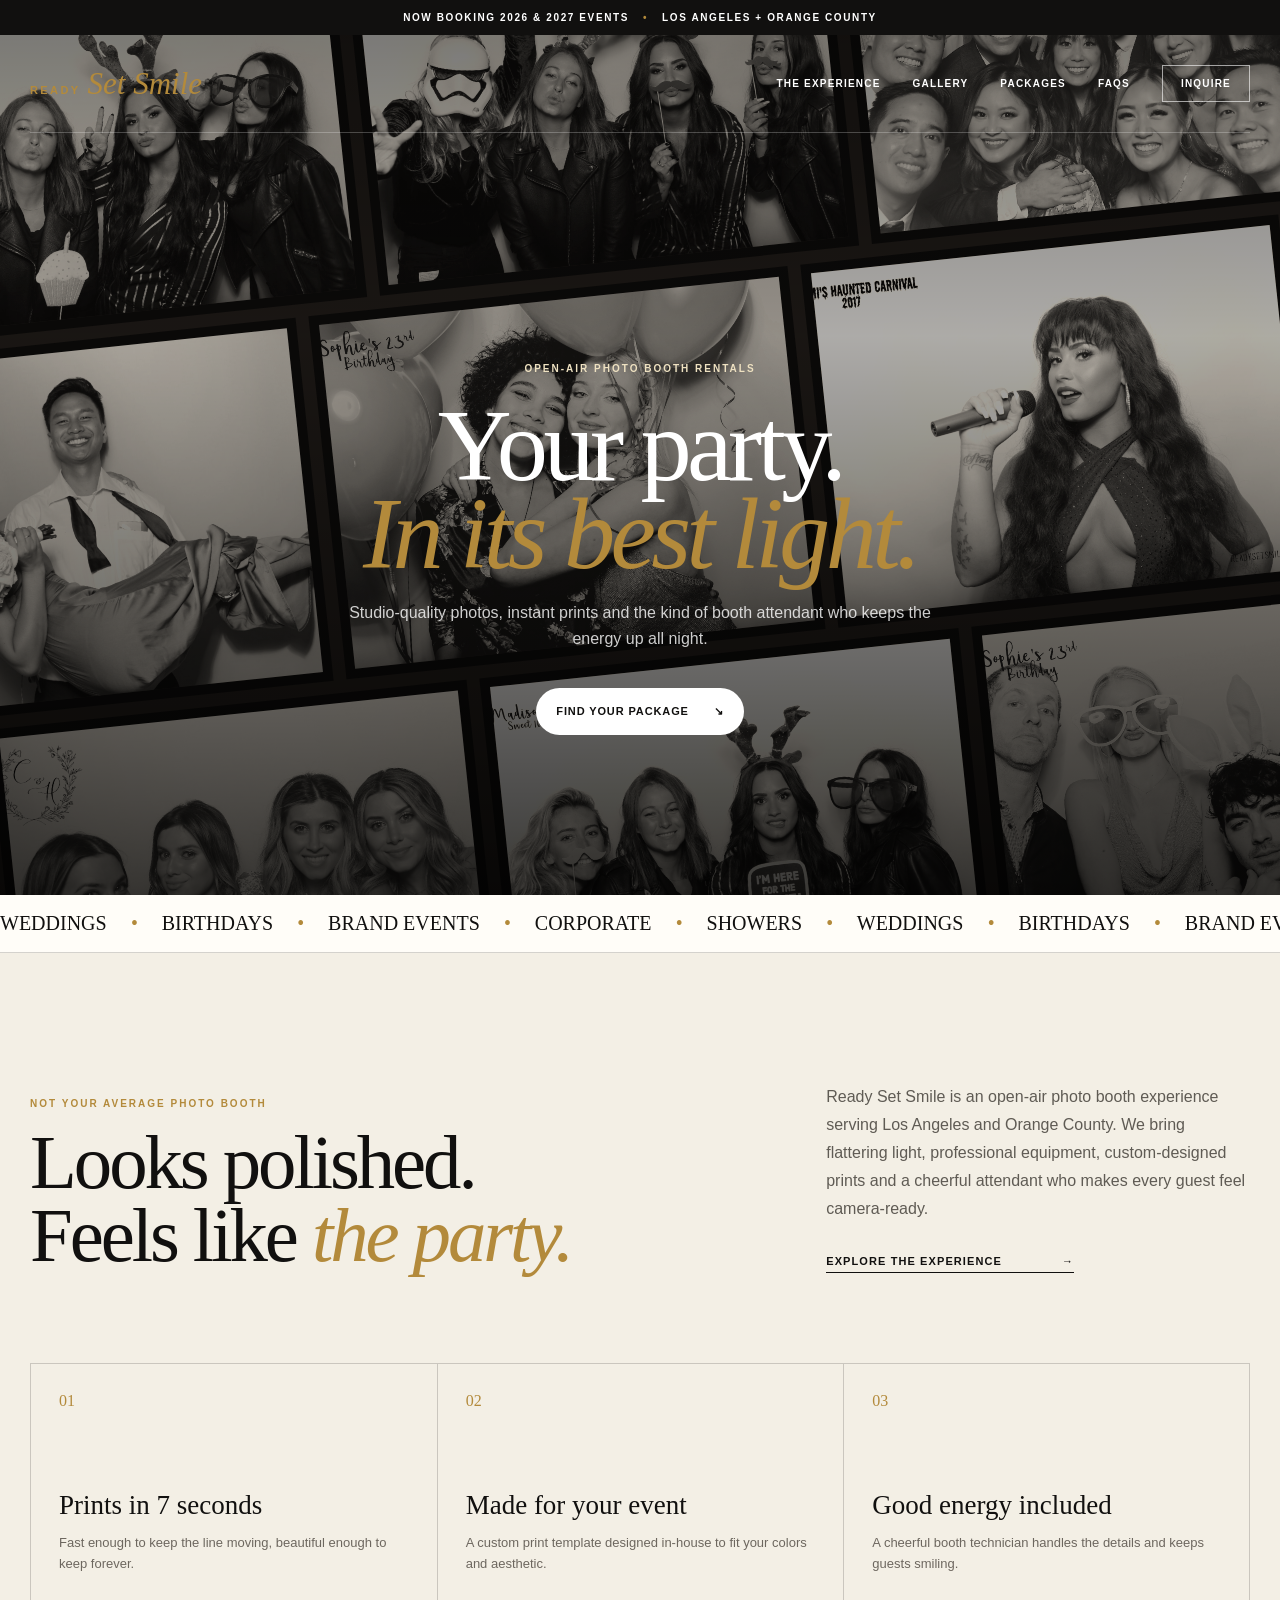
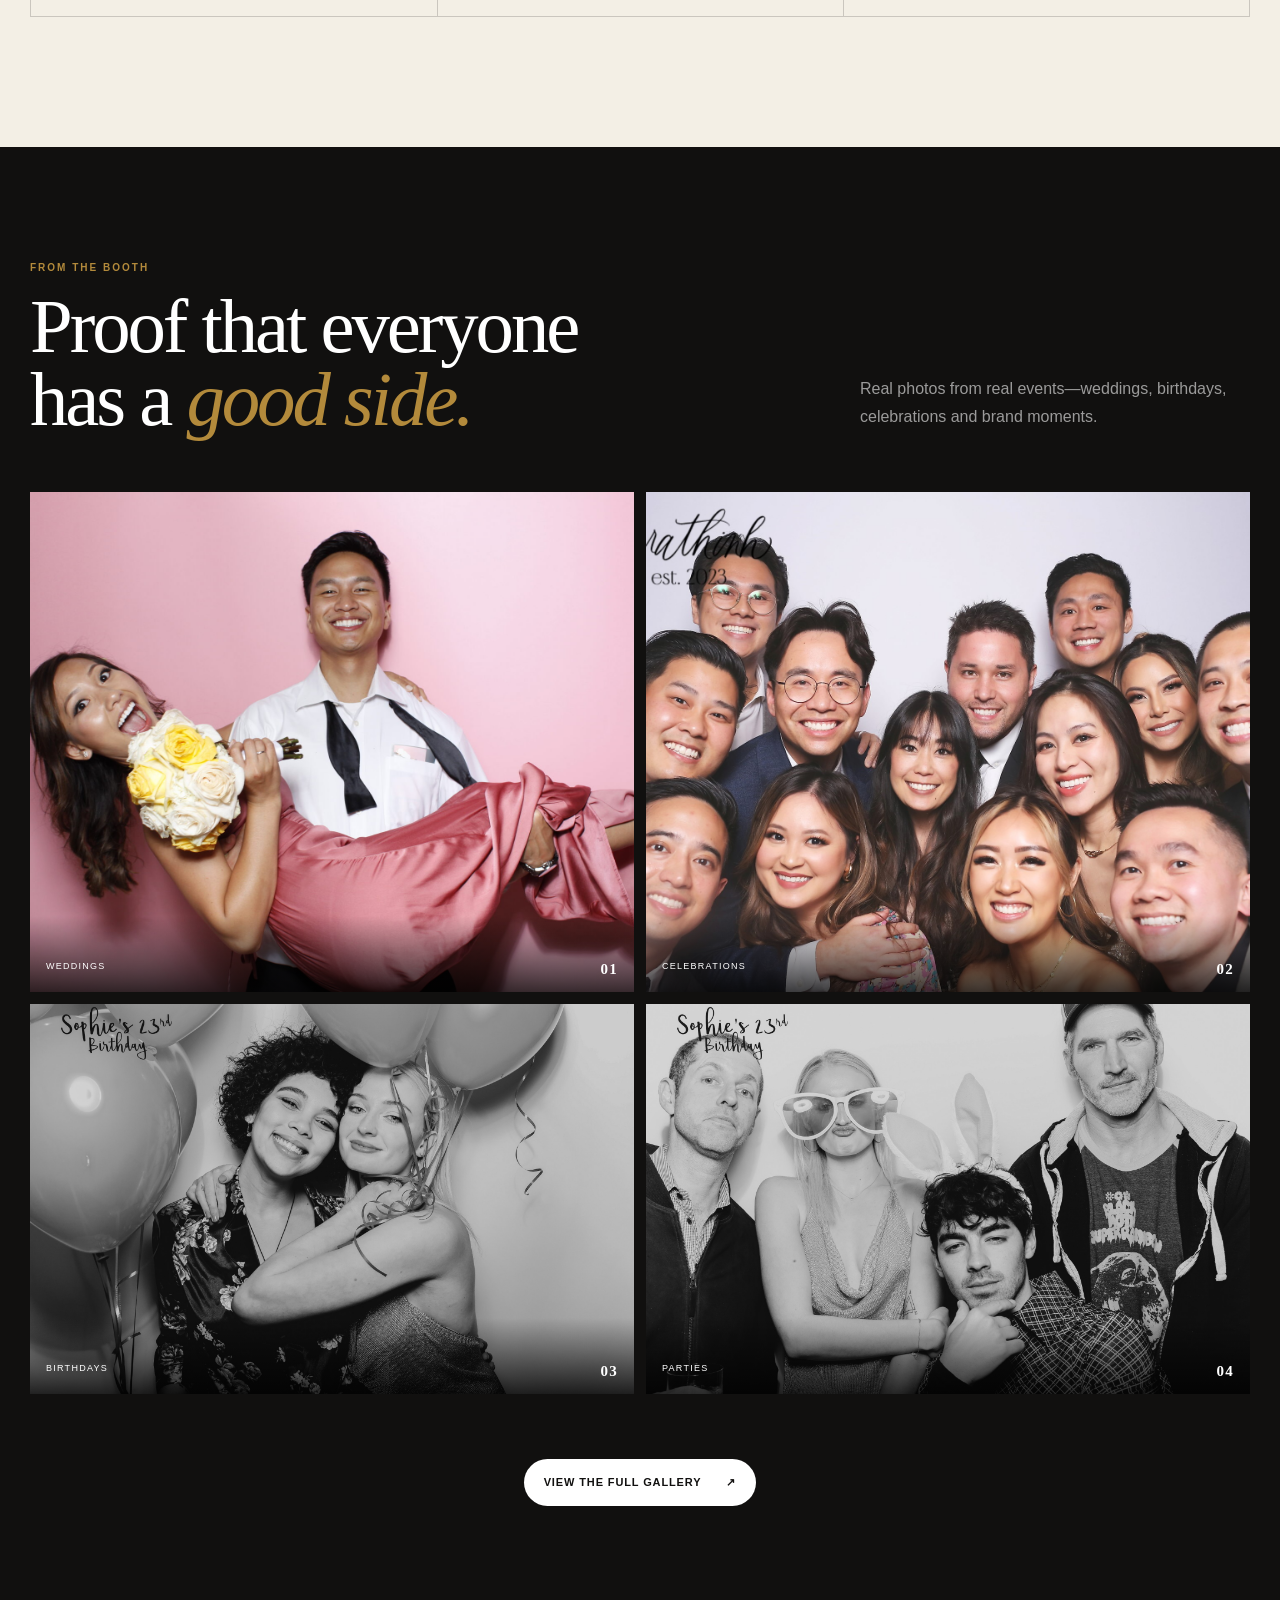
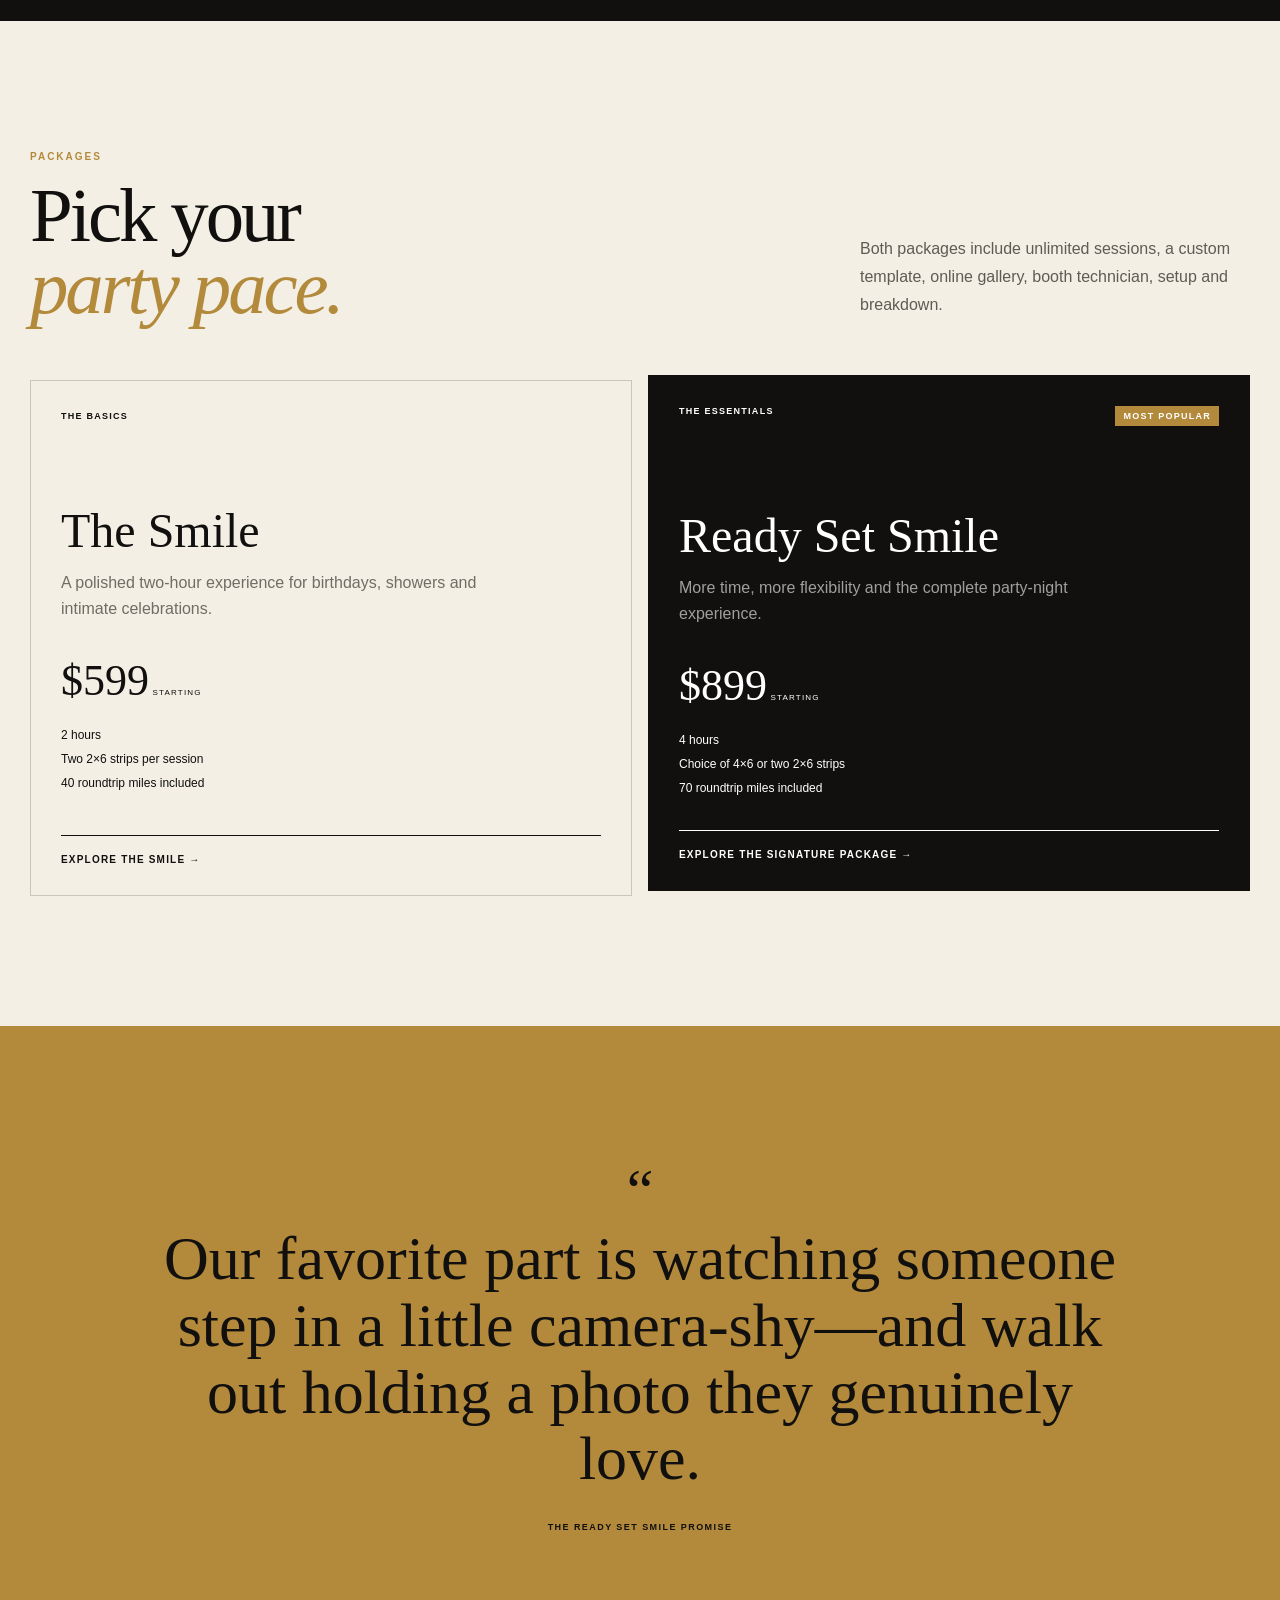
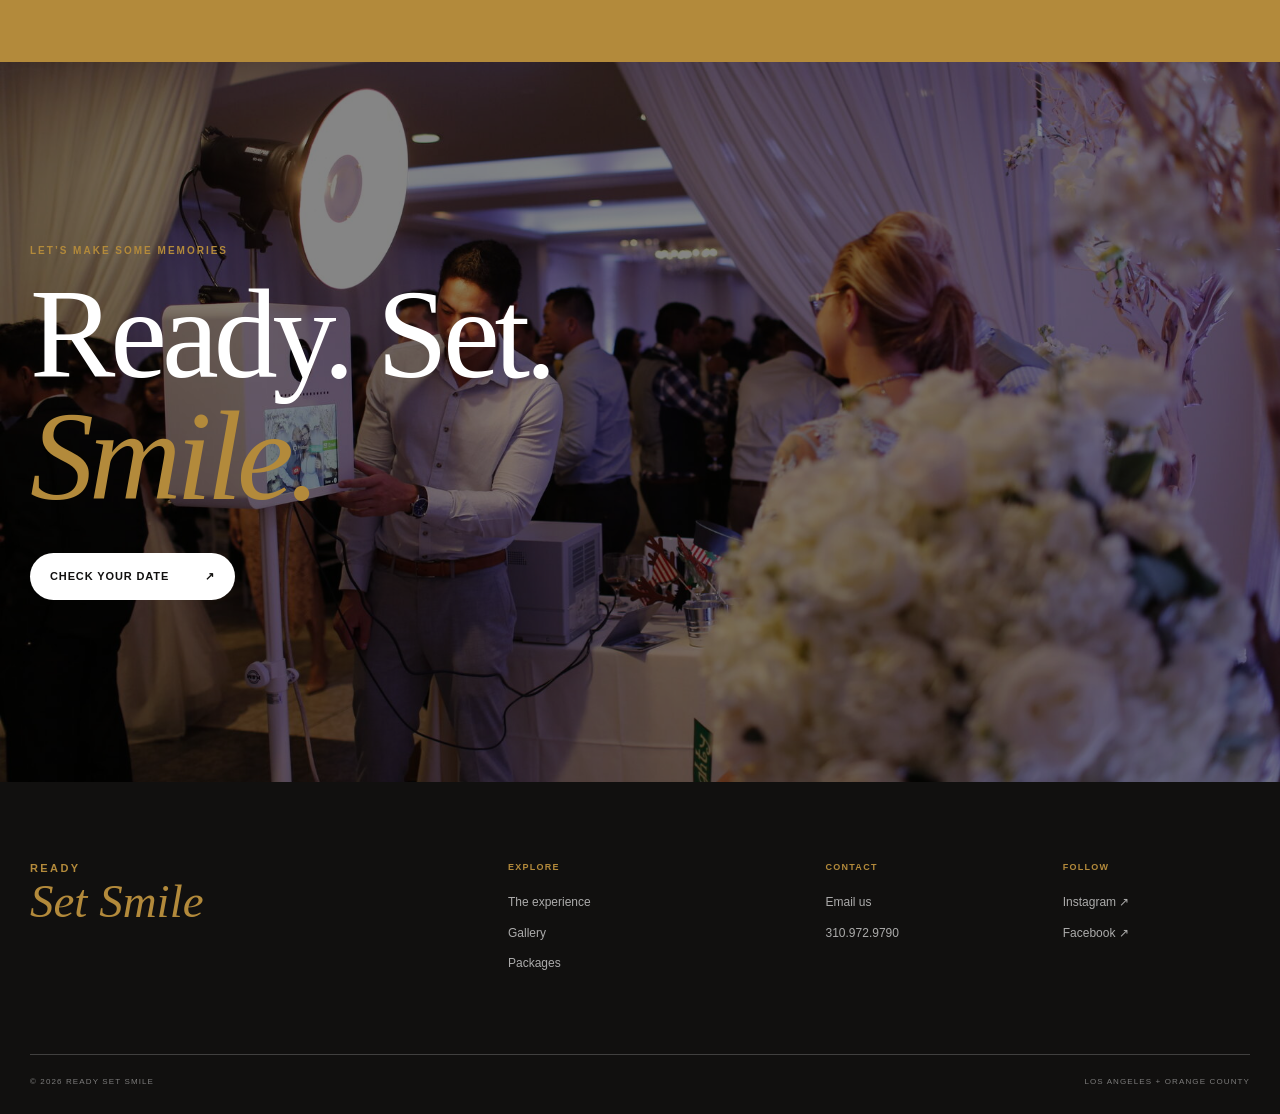
<file: index.html>
<!DOCTYPE html>
<html lang="en">
<head>
  <meta charset="utf-8">
  <meta name="viewport" content="width=device-width, initial-scale=1">
  <meta name="theme-color" content="#11100f">
  <meta name="description" content="Open-air photo booth rentals for weddings, parties, and events across Los Angeles and Orange County.">
  <title>Ready Set Smile | Los Angeles Photo Booth Rentals</title>
  <link rel="canonical" href="https://readysetsmilebooth.com/">
  <link rel="icon" href="/favicon.svg" type="image/svg+xml">
  <link rel="stylesheet" href="/site.css">
  <script defer src="/site.js"></script>
</head>
<body>
<main id="top">
  <div class="announcement">NOW BOOKING 2026 &amp; 2027 EVENTS <span>•</span> LOS ANGELES + ORANGE COUNTY</div>
  <header class="hero">
    <nav class="nav shell" aria-label="Primary navigation">
      <a class="logo" href="/" aria-label="Ready Set Smile home"><span>Ready</span><em>Set Smile</em></a>
      <button class="menu-button" type="button" aria-label="Toggle menu" aria-expanded="false"><span></span><span></span></button>
      <div class="nav-links">
        <a href="/experience/">The experience</a><a href="/gallery/">Gallery</a><a href="/packages/">Packages</a><a href="/experience/#faqs">FAQs</a><a class="nav-cta" href="/contact/">Inquire</a>
      </div>
    </nav>
    <div class="hero-collage" aria-hidden="true">
      <div class="photo-strip strip-one"><img src="/images/project2.jpg" alt=""><img src="/images/project4.jpg" alt=""><img src="/images/project6.jpg" alt=""></div>
      <div class="photo-strip strip-two"><img src="/images/project3.jpg" alt=""><img src="/images/project1.jpg" alt=""><img src="/images/project5.jpg" alt=""></div>
      <div class="photo-strip strip-three"><img src="/images/project7.jpg" alt=""><img src="/images/project8.jpg" alt=""><img src="/images/project9.jpg" alt=""></div>
    </div>
    <div class="hero-shade"></div>
    <div class="hero-content shell">
      <p class="kicker">OPEN-AIR PHOTO BOOTH RENTALS</p>
      <h1>Your party.<br><em>In its best light.</em></h1>
      <p>Studio-quality photos, instant prints and the kind of booth attendant who keeps the energy up all night.</p>
      <a class="button light" href="/packages/">Find your package <span>↘</span></a>
    </div>
  </header>

  <div class="ticker"><div>WEDDINGS <i>•</i> BIRTHDAYS <i>•</i> BRAND EVENTS <i>•</i> CORPORATE <i>•</i> SHOWERS <i>•</i> WEDDINGS <i>•</i> BIRTHDAYS <i>•</i> BRAND EVENTS <i>•</i></div></div>

  <section class="intro shell">
    <div class="intro-copy"><p class="eyebrow">NOT YOUR AVERAGE PHOTO BOOTH</p><h2>Looks polished.<br>Feels like <em>the party.</em></h2></div>
    <div class="intro-side"><p>Ready Set Smile is an open-air photo booth experience serving Los Angeles and Orange County. We bring flattering light, professional equipment, custom-designed prints and a cheerful attendant who makes every guest feel camera-ready.</p><a class="underlink" href="/experience/">Explore the experience <span>→</span></a></div>
  </section>

  <section class="feature-grid shell">
    <article><span>01</span><h3>Prints in 7 seconds</h3><p>Fast enough to keep the line moving, beautiful enough to keep forever.</p></article>
    <article><span>02</span><h3>Made for your event</h3><p>A custom print template designed in-house to fit your colors and aesthetic.</p></article>
    <article><span>03</span><h3>Good energy included</h3><p>A cheerful booth technician handles the details and keeps guests smiling.</p></article>
  </section>

  <section class="gallery-section home-gallery">
    <div class="section-head shell"><div><p class="eyebrow">FROM THE BOOTH</p><h2>Proof that everyone<br>has a <em>good side.</em></h2></div><p>Real photos from real events—weddings, birthdays, celebrations and brand moments.</p></div>
    <div class="gallery-grid">
      <figure class="gallery-item item-1"><img src="/images/project3.jpg" alt="Guests posing together at a Ready Set Smile event"><figcaption><span>WEDDINGS</span><b>01</b></figcaption></figure>
      <figure class="gallery-item item-2"><img src="/images/project6.jpg" alt="A large group smiling together in the photo booth"><figcaption><span>CELEBRATIONS</span><b>02</b></figcaption></figure>
      <figure class="gallery-item item-3"><img src="/images/project1.jpg" alt="Birthday guests posing with balloons"><figcaption><span>BIRTHDAYS</span><b>03</b></figcaption></figure>
      <figure class="gallery-item item-4"><img src="/images/project9.jpg" alt="Friends posing together in the photo booth"><figcaption><span>PARTIES</span><b>04</b></figcaption></figure>
    </div>
    <div class="gallery-footer"><a class="button light" href="/gallery/">View the full gallery <span>↗</span></a></div>
  </section>

  <section class="home-package-intro shell">
    <div class="section-head"><div><p class="eyebrow">PACKAGES</p><h2>Pick your<br><em>party pace.</em></h2></div><p>Both packages include unlimited sessions, a custom template, online gallery, booth technician, setup and breakdown.</p></div>
    <div class="package-grid">
      <a class="package-card" href="/packages/?package=smile#quote"><div class="package-top"><span>THE BASICS</span></div><h3>The Smile</h3><p>A polished two-hour experience for birthdays, showers and intimate celebrations.</p><strong>$599<small> STARTING</small></strong><ul><li>2 hours</li><li>Two 2×6 strips per session</li><li>40 roundtrip miles included</li></ul><span class="select-label">Explore The Smile →</span></a>
      <a class="package-card selected" href="/packages/?package=signature#quote"><div class="package-top"><span>THE ESSENTIALS</span><b>MOST POPULAR</b></div><h3>Ready Set Smile</h3><p>More time, more flexibility and the complete party-night experience.</p><strong>$899<small> STARTING</small></strong><ul><li>4 hours</li><li>Choice of 4×6 or two 2×6 strips</li><li>70 roundtrip miles included</li></ul><span class="select-label">Explore the signature package →</span></a>
    </div>
  </section>

  <section class="testimonial"><div class="shell"><span class="quote-mark">“</span><blockquote>Our favorite part is watching someone step in a little camera-shy—and walk out holding a photo they genuinely love.</blockquote><p>THE READY SET SMILE PROMISE</p></div></section>

  <section class="final-cta"><img src="/images/hero.jpg" alt="Ready Set Smile photo booth operating at an elegant event"><div class="final-shade"></div><div class="shell"><p class="eyebrow">LET’S MAKE SOME MEMORIES</p><h2>Ready. Set.<br><em>Smile.</em></h2><a class="button light" href="/contact/">Check your date <span>↗</span></a></div></section>

  <footer><div class="shell footer-grid"><a class="logo footer-logo" href="/"><span>Ready</span><em>Set Smile</em></a><div><span>EXPLORE</span><a href="/experience/">The experience</a><a href="/gallery/">Gallery</a><a href="/packages/">Packages</a></div><div><span>CONTACT</span><a href="mailto:info@readysetsmilebooth.com">Email us</a><a href="tel:+13109729790">310.972.9790</a></div><div><span>FOLLOW</span><a href="https://www.instagram.com/readysetsmilebooth/" target="_blank" rel="noreferrer">Instagram ↗</a><a href="https://www.facebook.com/Readysetsmile/" target="_blank" rel="noreferrer">Facebook ↗</a></div></div><div class="shell footer-bottom"><span>© 2026 READY SET SMILE</span><span>LOS ANGELES + ORANGE COUNTY</span></div></footer>
</main>
<a class="mobile-inquiry" href="/contact/">Check your date →</a>
</body>
</html>
</file>
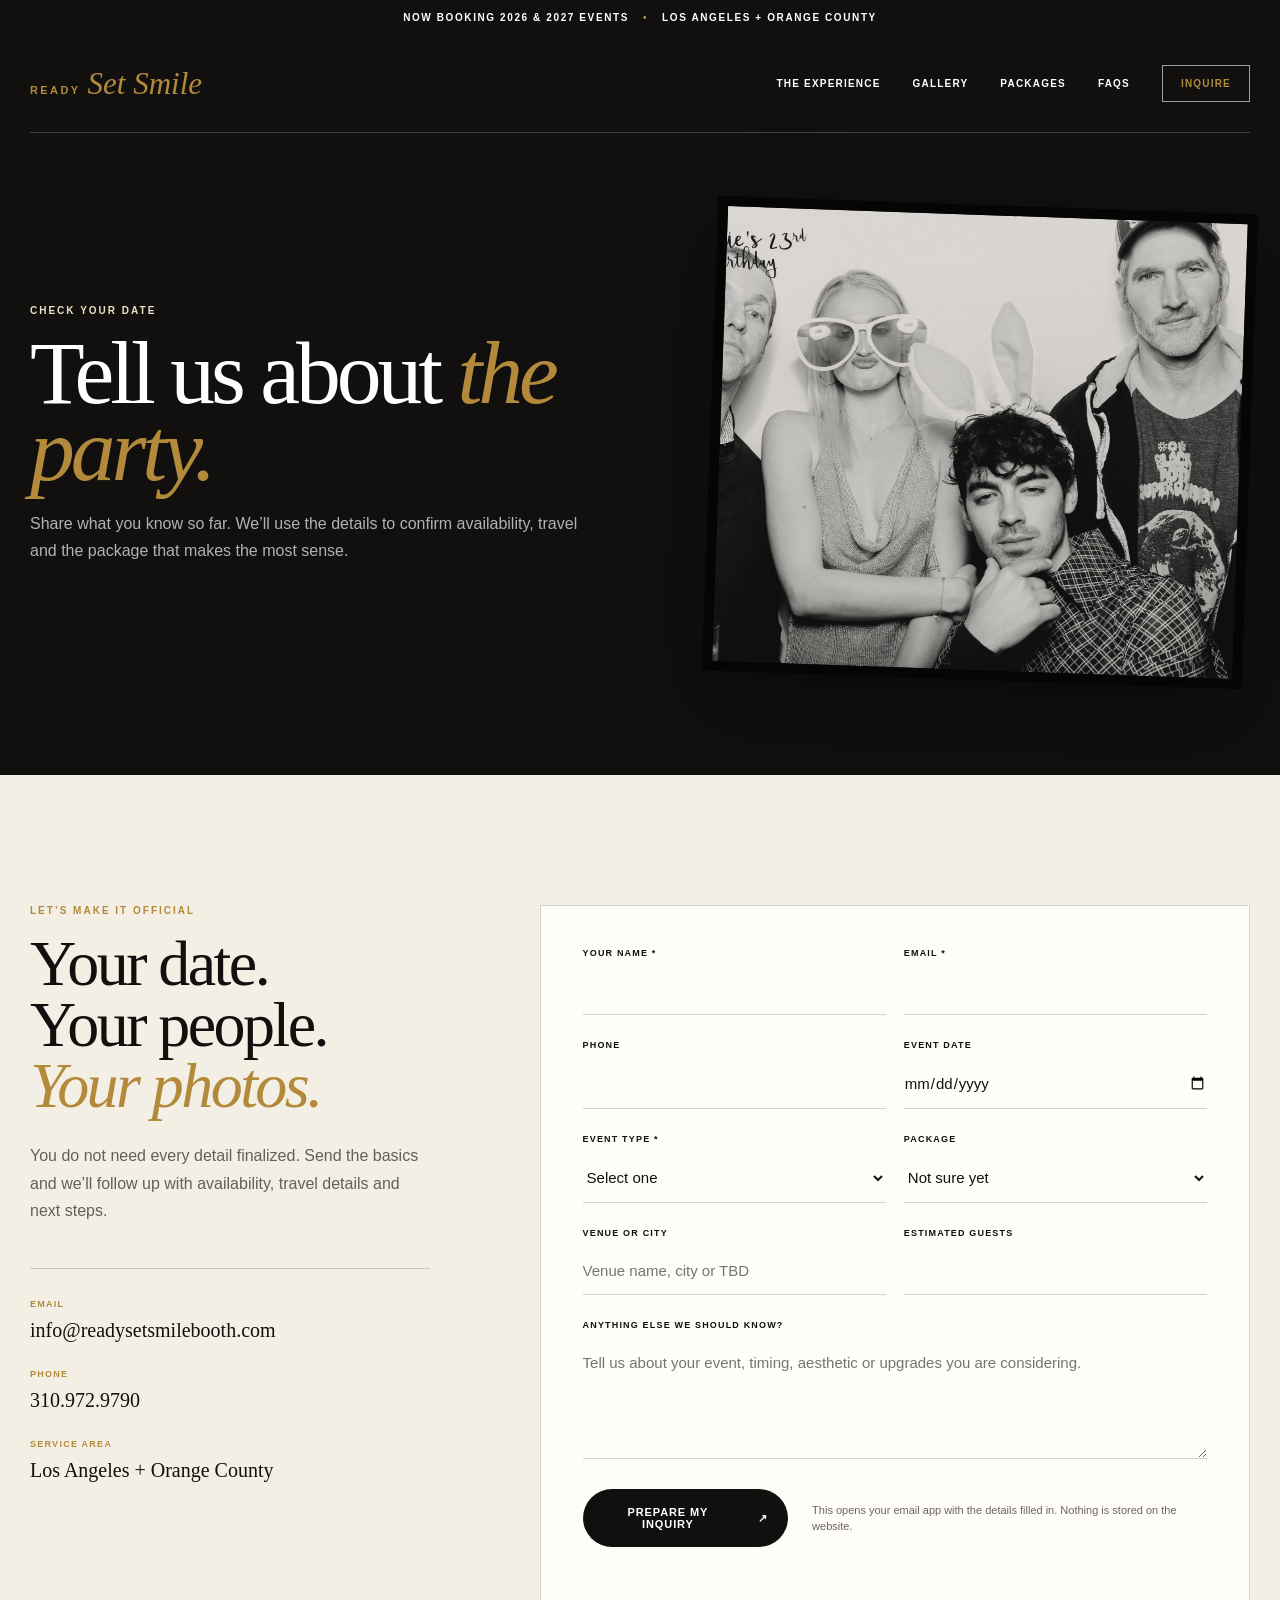
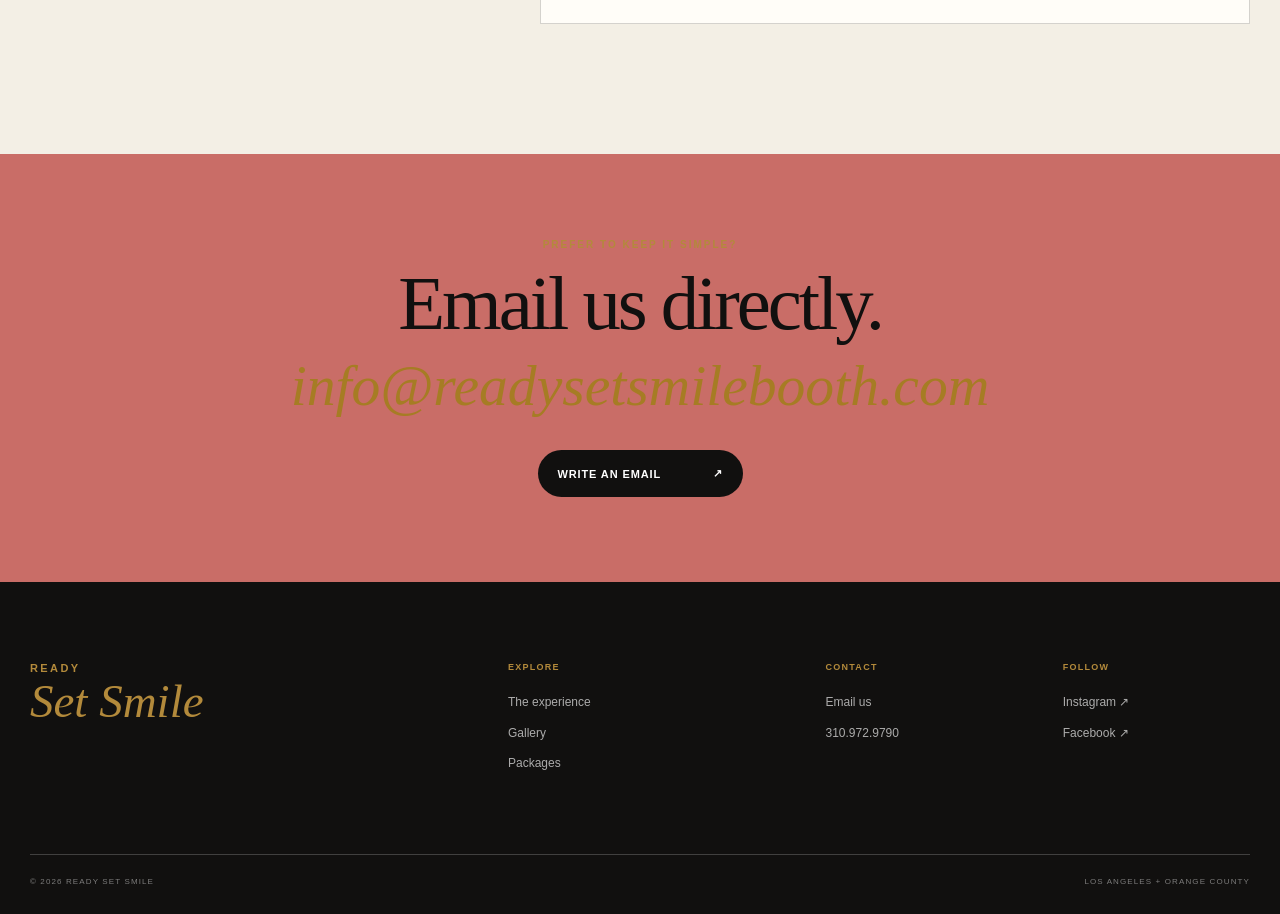
<file: contact/index.html>
<!DOCTYPE html>
<html lang="en">
<head>
  <meta charset="utf-8">
  <meta name="viewport" content="width=device-width, initial-scale=1">
  <meta name="theme-color" content="#11100f">
  <meta name="description" content="Check Ready Set Smile photo booth availability for your Los Angeles or Orange County event.">
  <title>Check Availability | Ready Set Smile Photo Booth</title>
  <link rel="canonical" href="https://readysetsmilebooth.com/contact/">
  <link rel="icon" href="/favicon.svg" type="image/svg+xml">
  <link rel="stylesheet" href="/site.css">
  <script defer src="/site.js"></script>
</head>
<body>
<main id="top">
  <div class="announcement">NOW BOOKING 2026 &amp; 2027 EVENTS <span>•</span> LOS ANGELES + ORANGE COUNTY</div>
  <header class="page-hero">
    <nav class="nav shell" aria-label="Primary navigation">
      <a class="logo" href="/" aria-label="Ready Set Smile home"><span>Ready</span><em>Set Smile</em></a>
      <button class="menu-button" type="button" aria-label="Toggle menu" aria-expanded="false"><span></span><span></span></button>
      <div class="nav-links"><a href="/experience/">The experience</a><a href="/gallery/">Gallery</a><a href="/packages/">Packages</a><a href="/experience/#faqs">FAQs</a><a class="nav-cta" href="/contact/" aria-current="page">Inquire</a></div>
    </nav>
    <div class="page-hero-inner shell">
      <div class="page-hero-copy"><p class="kicker">CHECK YOUR DATE</p><h1>Tell us about <em>the party.</em></h1><p>Share what you know so far. We’ll use the details to confirm availability, travel and the package that makes the most sense.</p></div>
      <div class="page-hero-media"><img src="/images/project9.jpg" alt="Friends having fun together at a photo booth"></div>
    </div>
  </header>

  <section class="contact-section shell">
    <div class="contact-grid">
      <div class="contact-intro">
        <p class="eyebrow">LET’S MAKE IT OFFICIAL</p>
        <h2>Your date.<br>Your people.<br><em>Your photos.</em></h2>
        <p>You do not need every detail finalized. Send the basics and we’ll follow up with availability, travel details and next steps.</p>
        <div class="contact-details">
          <div><span>Email</span><a href="mailto:info@readysetsmilebooth.com">info@readysetsmilebooth.com</a></div>
          <div><span>Phone</span><a href="tel:+13109729790">310.972.9790</a></div>
          <div><span>Service area</span><p>Los Angeles + Orange County</p></div>
        </div>
      </div>

      <form class="contact-form" id="inquiry-form">
        <div class="form-grid">
          <div class="field"><label for="name">Your name *</label><input id="name" name="name" type="text" autocomplete="name" required></div>
          <div class="field"><label for="email">Email *</label><input id="email" name="email" type="email" autocomplete="email" required></div>
          <div class="field"><label for="phone">Phone</label><input id="phone" name="phone" type="tel" autocomplete="tel"></div>
          <div class="field"><label for="date">Event date</label><input id="date" name="date" type="date"></div>
          <div class="field"><label for="event-type">Event type *</label><select id="event-type" name="eventType" required><option value="" disabled selected>Select one</option><option>Wedding</option><option>Birthday</option><option>Baby or bridal shower</option><option>Corporate or brand event</option><option>Holiday party</option><option>Other celebration</option></select></div>
          <div class="field"><label for="package">Package</label><select id="package" name="package"><option>Not sure yet</option><option>The Smile — $599</option><option>Ready Set Smile — $899</option></select></div>
          <div class="field"><label for="venue">Venue or city</label><input id="venue" name="venue" type="text" placeholder="Venue name, city or TBD"></div>
          <div class="field"><label for="guests">Estimated guests</label><input id="guests" name="guests" type="number" min="1" inputmode="numeric"></div>
          <div class="field full"><label for="message">Anything else we should know?</label><textarea id="message" name="message" placeholder="Tell us about your event, timing, aesthetic or upgrades you are considering."></textarea></div>
        </div>
        <div class="form-actions"><button class="button dark" type="submit">Prepare my inquiry <span>↗</span></button><span class="form-note">This opens your email app with the details filled in. Nothing is stored on the website.</span></div>
        <p id="form-status" role="status" aria-live="polite"></p>
      </form>
    </div>
  </section>

  <section class="contact-aside"><div class="shell"><p class="eyebrow">PREFER TO KEEP IT SIMPLE?</p><h2>Email us directly.</h2><a class="direct-email" href="mailto:info@readysetsmilebooth.com">info@readysetsmilebooth.com</a><div class="section-actions center-actions"><a class="button dark" href="mailto:info@readysetsmilebooth.com">Write an email <span>↗</span></a></div></div></section>

  <footer><div class="shell footer-grid"><a class="logo footer-logo" href="/"><span>Ready</span><em>Set Smile</em></a><div><span>EXPLORE</span><a href="/experience/">The experience</a><a href="/gallery/">Gallery</a><a href="/packages/">Packages</a></div><div><span>CONTACT</span><a href="mailto:info@readysetsmilebooth.com">Email us</a><a href="tel:+13109729790">310.972.9790</a></div><div><span>FOLLOW</span><a href="https://www.instagram.com/readysetsmilebooth/" target="_blank" rel="noreferrer">Instagram ↗</a><a href="https://www.facebook.com/Readysetsmile/" target="_blank" rel="noreferrer">Facebook ↗</a></div></div><div class="shell footer-bottom"><span>© 2026 READY SET SMILE</span><span>LOS ANGELES + ORANGE COUNTY</span></div></footer>
</main>
</body>
</html>
</file>
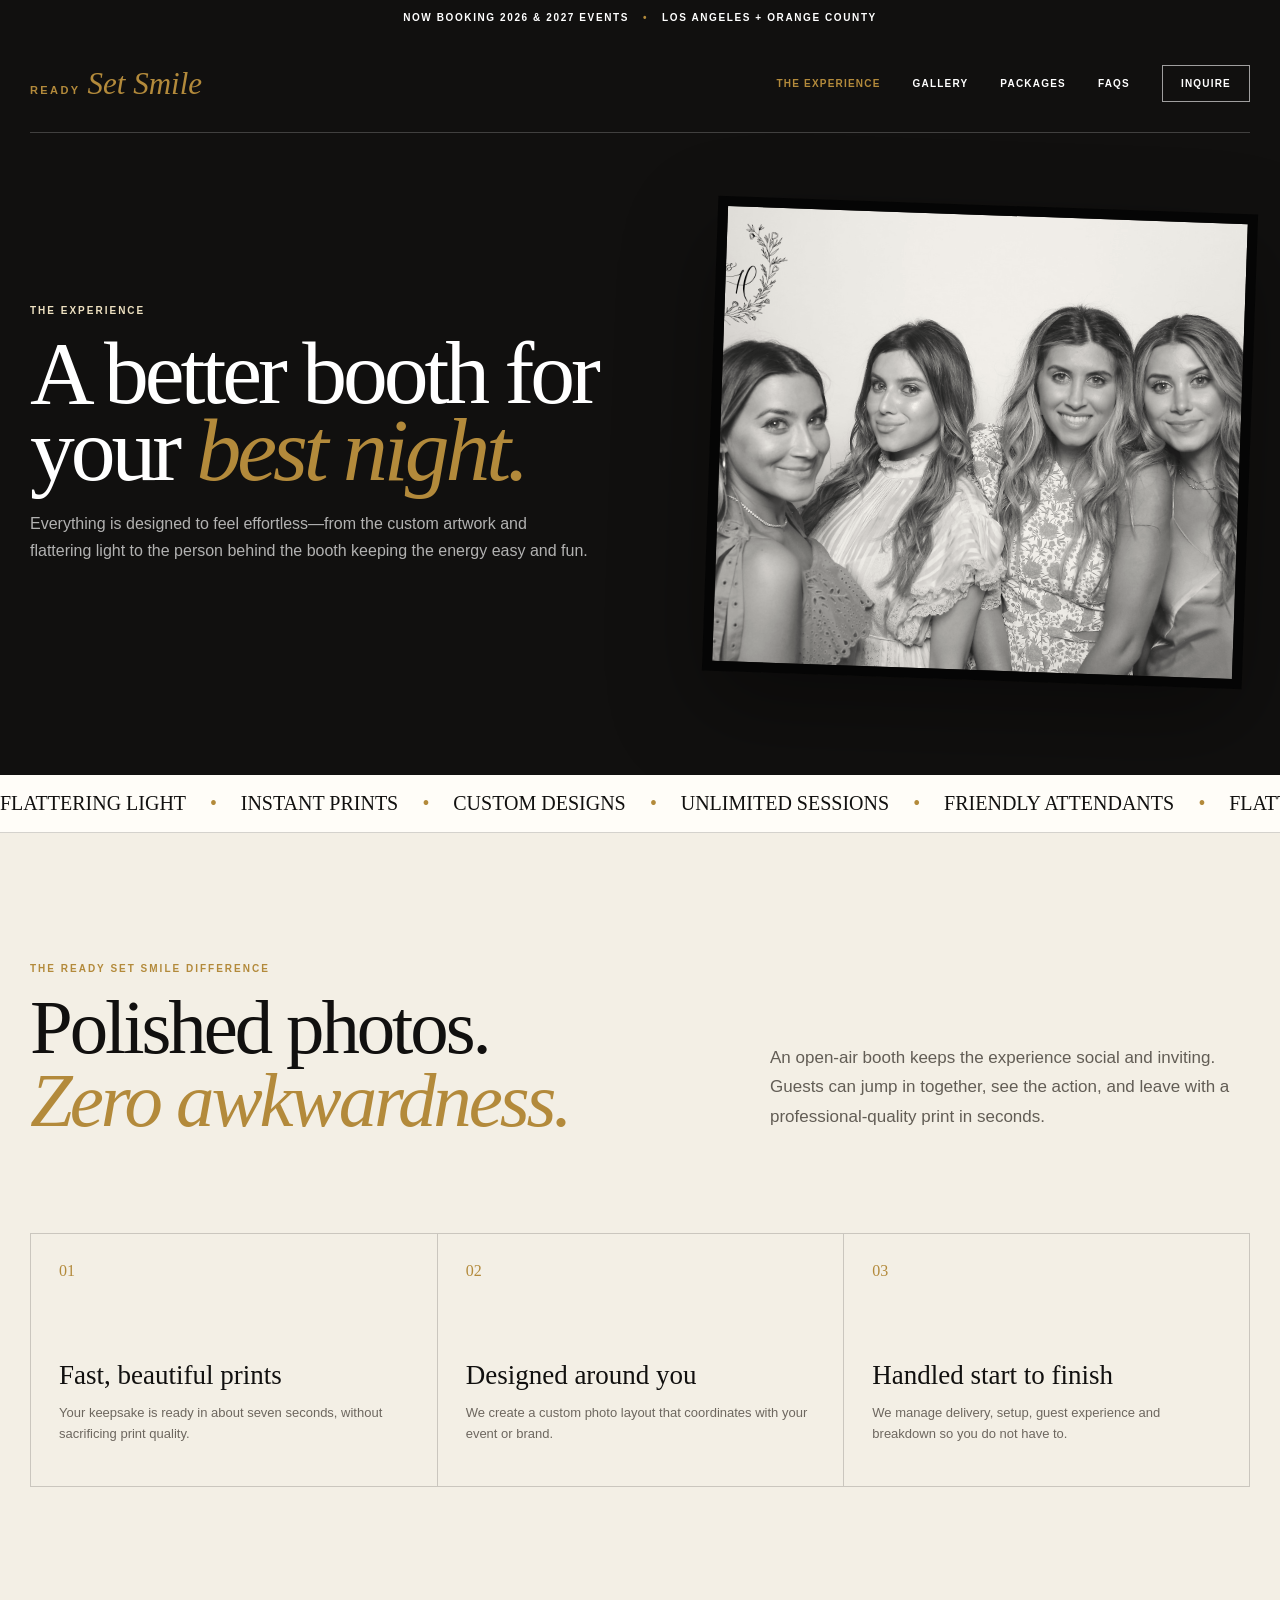
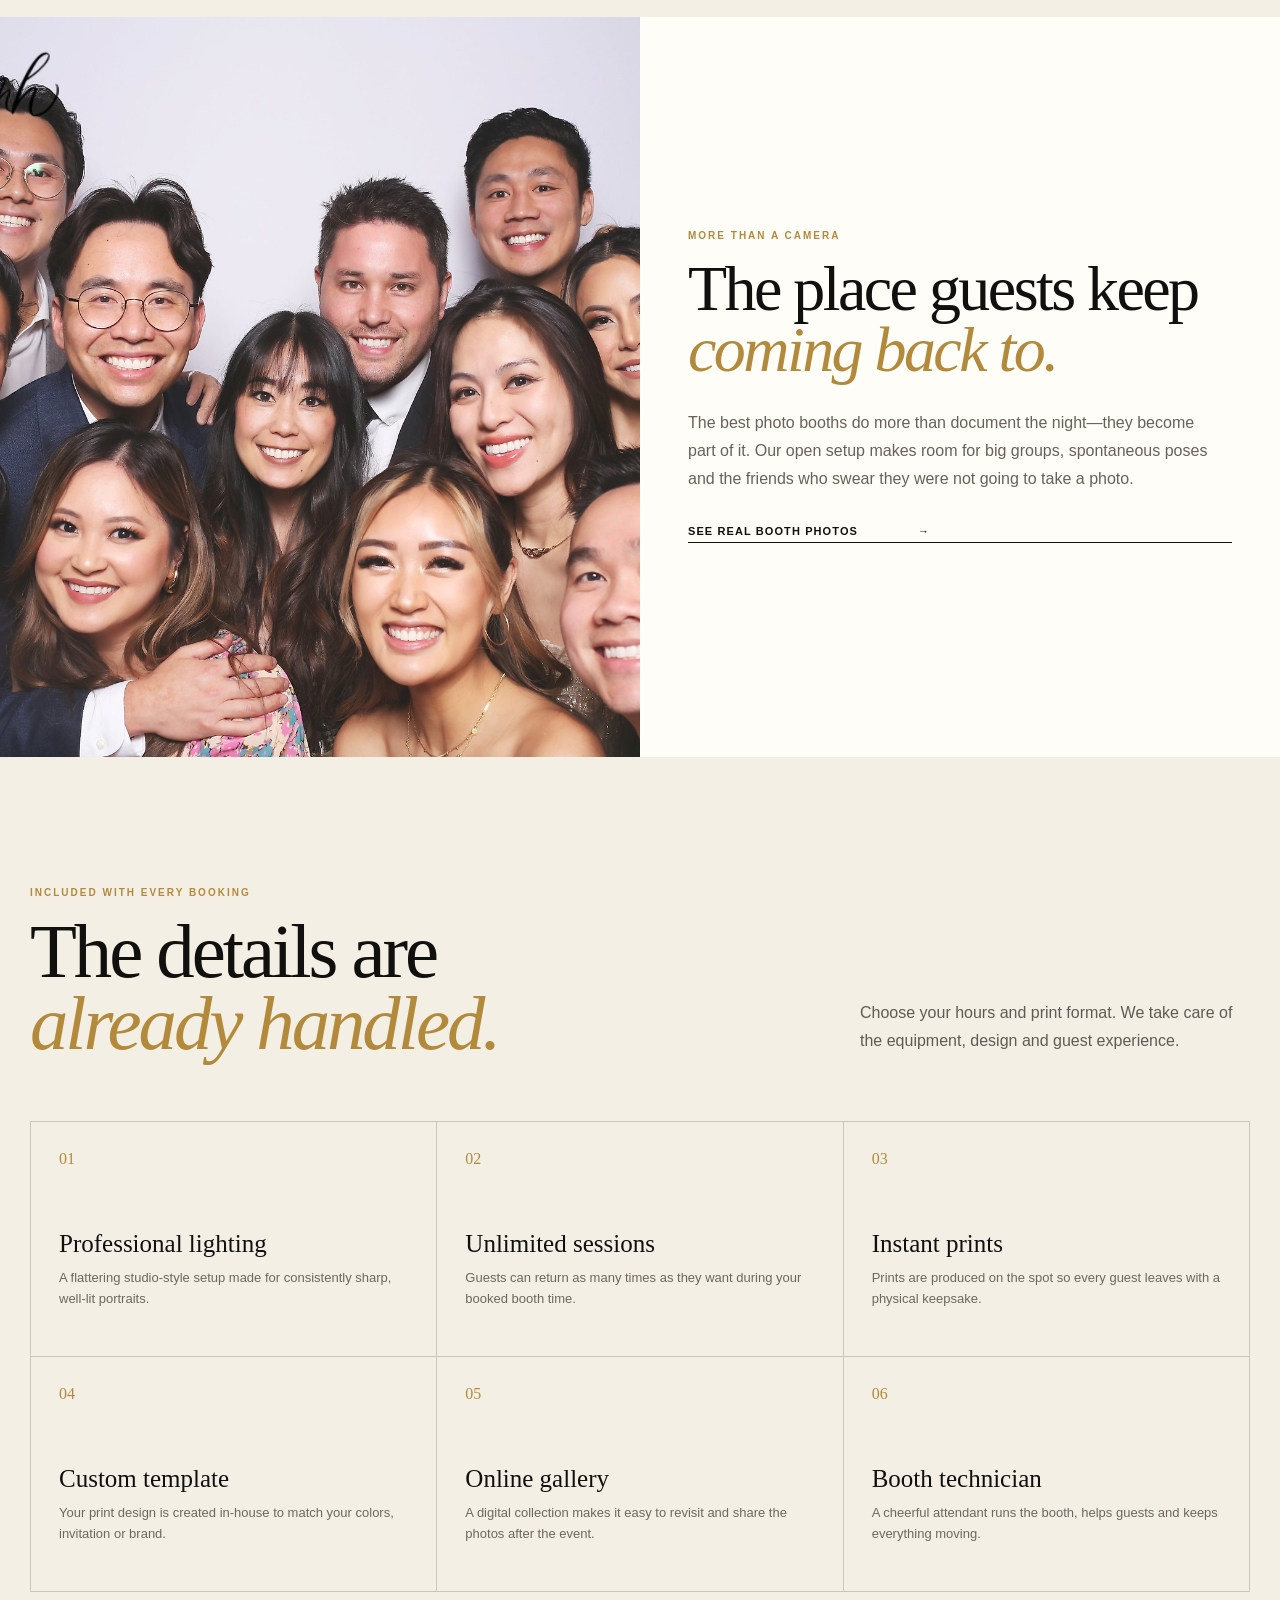
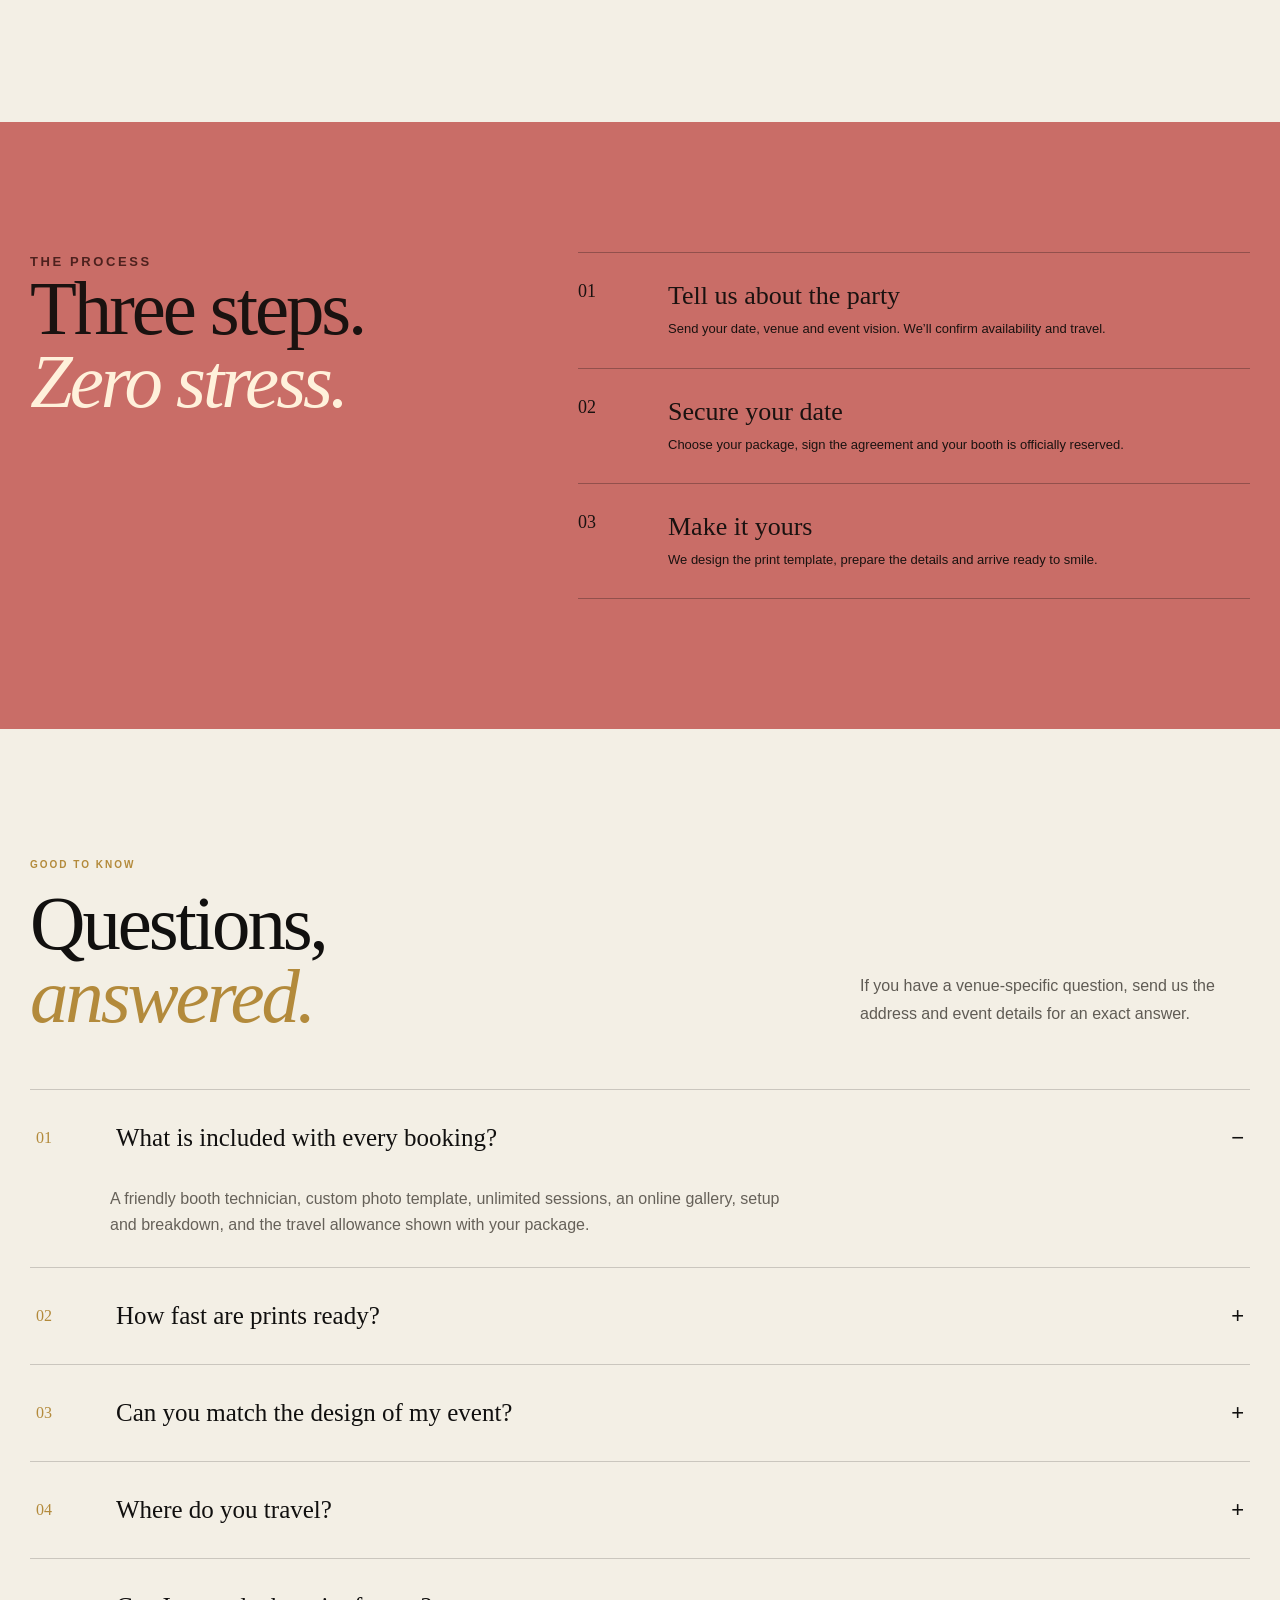
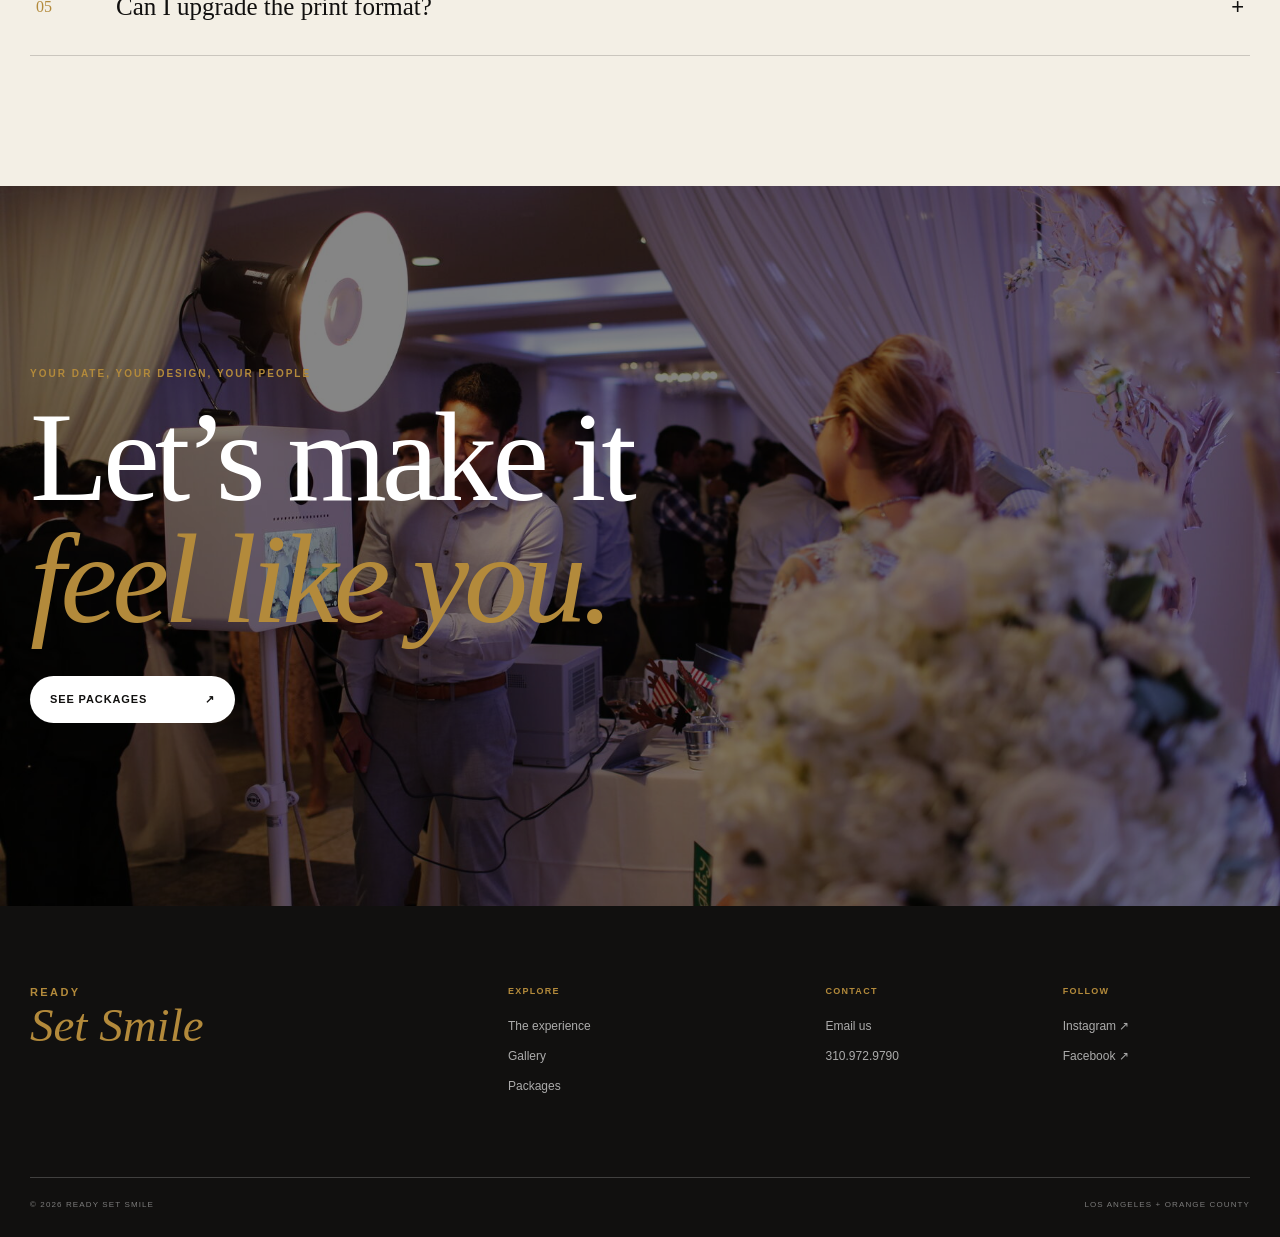
<file: experience/index.html>
<!DOCTYPE html>
<html lang="en">
<head>
  <meta charset="utf-8">
  <meta name="viewport" content="width=device-width, initial-scale=1">
  <meta name="theme-color" content="#11100f">
  <meta name="description" content="See what is included with the Ready Set Smile open-air photo booth experience in Los Angeles and Orange County.">
  <title>The Experience | Ready Set Smile Photo Booth</title>
  <link rel="canonical" href="https://readysetsmilebooth.com/experience/">
  <link rel="icon" href="/favicon.svg" type="image/svg+xml">
  <link rel="stylesheet" href="/site.css">
  <script defer src="/site.js"></script>
</head>
<body>
<main id="top">
  <div class="announcement">NOW BOOKING 2026 &amp; 2027 EVENTS <span>•</span> LOS ANGELES + ORANGE COUNTY</div>
  <header class="page-hero">
    <nav class="nav shell" aria-label="Primary navigation">
      <a class="logo" href="/" aria-label="Ready Set Smile home"><span>Ready</span><em>Set Smile</em></a>
      <button class="menu-button" type="button" aria-label="Toggle menu" aria-expanded="false"><span></span><span></span></button>
      <div class="nav-links"><a href="/experience/" aria-current="page">The experience</a><a href="/gallery/">Gallery</a><a href="/packages/">Packages</a><a href="#faqs">FAQs</a><a class="nav-cta" href="/contact/">Inquire</a></div>
    </nav>
    <div class="page-hero-inner shell">
      <div class="page-hero-copy"><p class="kicker">THE EXPERIENCE</p><h1>A better booth for your <em>best night.</em></h1><p>Everything is designed to feel effortless—from the custom artwork and flattering light to the person behind the booth keeping the energy easy and fun.</p></div>
      <div class="page-hero-media"><img src="/images/project7.jpg" alt="Friends gathered for a Ready Set Smile photo booth portrait"></div>
    </div>
  </header>

  <div class="ticker"><div>FLATTERING LIGHT <i>•</i> INSTANT PRINTS <i>•</i> CUSTOM DESIGNS <i>•</i> UNLIMITED SESSIONS <i>•</i> FRIENDLY ATTENDANTS <i>•</i> FLATTERING LIGHT <i>•</i> INSTANT PRINTS <i>•</i></div></div>

  <section class="page-lead shell">
    <div><p class="eyebrow">THE READY SET SMILE DIFFERENCE</p><h2>Polished photos.<br><em>Zero awkwardness.</em></h2></div>
    <p>An open-air booth keeps the experience social and inviting. Guests can jump in together, see the action, and leave with a professional-quality print in seconds.</p>
  </section>

  <section class="feature-grid shell">
    <article><span>01</span><h3>Fast, beautiful prints</h3><p>Your keepsake is ready in about seven seconds, without sacrificing print quality.</p></article>
    <article><span>02</span><h3>Designed around you</h3><p>We create a custom photo layout that coordinates with your event or brand.</p></article>
    <article><span>03</span><h3>Handled start to finish</h3><p>We manage delivery, setup, guest experience and breakdown so you do not have to.</p></article>
  </section>

  <section class="split-story">
    <div class="story-media"><img src="/images/project6.jpg" alt="A large wedding group smiling together in the photo booth"></div>
    <div class="story-copy"><p class="eyebrow">MORE THAN A CAMERA</p><h2>The place guests keep <em>coming back to.</em></h2><p>The best photo booths do more than document the night—they become part of it. Our open setup makes room for big groups, spontaneous poses and the friends who swear they were not going to take a photo.</p><a class="underlink" href="/gallery/">See real booth photos <span>→</span></a></div>
  </section>

  <section class="included-section shell">
    <div class="section-head"><div><p class="eyebrow">INCLUDED WITH EVERY BOOKING</p><h2>The details are<br><em>already handled.</em></h2></div><p>Choose your hours and print format. We take care of the equipment, design and guest experience.</p></div>
    <div class="included-grid">
      <article><span>01</span><h3>Professional lighting</h3><p>A flattering studio-style setup made for consistently sharp, well-lit portraits.</p></article>
      <article><span>02</span><h3>Unlimited sessions</h3><p>Guests can return as many times as they want during your booked booth time.</p></article>
      <article><span>03</span><h3>Instant prints</h3><p>Prints are produced on the spot so every guest leaves with a physical keepsake.</p></article>
      <article><span>04</span><h3>Custom template</h3><p>Your print design is created in-house to match your colors, invitation or brand.</p></article>
      <article><span>05</span><h3>Online gallery</h3><p>A digital collection makes it easy to revisit and share the photos after the event.</p></article>
      <article><span>06</span><h3>Booth technician</h3><p>A cheerful attendant runs the booth, helps guests and keeps everything moving.</p></article>
    </div>
  </section>

  <section class="process-section"><div class="shell process-grid"><div><p class="eyebrow">THE PROCESS</p><h2>Three steps.<br><em>Zero stress.</em></h2></div><ol>
    <li><span>01</span><div><h3>Tell us about the party</h3><p>Send your date, venue and event vision. We’ll confirm availability and travel.</p></div></li>
    <li><span>02</span><div><h3>Secure your date</h3><p>Choose your package, sign the agreement and your booth is officially reserved.</p></div></li>
    <li><span>03</span><div><h3>Make it yours</h3><p>We design the print template, prepare the details and arrive ready to smile.</p></div></li>
  </ol></div></section>

  <section class="faq-section shell" id="faqs">
    <div class="section-head"><div><p class="eyebrow">GOOD TO KNOW</p><h2>Questions,<br><em>answered.</em></h2></div><p>If you have a venue-specific question, send us the address and event details for an exact answer.</p></div>
    <div class="faq-list">
      <article class="open"><button type="button" aria-expanded="true"><span>01</span><b>What is included with every booking?</b><i>−</i></button><div><p>A friendly booth technician, custom photo template, unlimited sessions, an online gallery, setup and breakdown, and the travel allowance shown with your package.</p></div></article>
      <article><button type="button" aria-expanded="false"><span>02</span><b>How fast are prints ready?</b><i>+</i></button><div><p>Prints are ready in about seven seconds, so guests can jump back into the party with a keepsake in hand.</p></div></article>
      <article><button type="button" aria-expanded="false"><span>03</span><b>Can you match the design of my event?</b><i>+</i></button><div><p>Yes. Your photo template is created by our in-house graphic designer to coordinate with your colors, invitation or brand direction.</p></div></article>
      <article><button type="button" aria-expanded="false"><span>04</span><b>Where do you travel?</b><i>+</i></button><div><p>Ready Set Smile serves Los Angeles and Orange County. Each package includes a set number of roundtrip miles; send the venue address for an exact quote.</p></div></article>
      <article><button type="button" aria-expanded="false"><span>05</span><b>Can I upgrade the print format?</b><i>+</i></button><div><p>The Smile package includes 2×6 strips and can be upgraded to 4×6 prints for $50. The Ready Set Smile package already includes your choice of either format.</p></div></article>
    </div>
  </section>

  <section class="final-cta"><img src="/images/hero.jpg" alt="Ready Set Smile photo booth setup at an elegant event"><div class="final-shade"></div><div class="shell"><p class="eyebrow">YOUR DATE, YOUR DESIGN, YOUR PEOPLE</p><h2>Let’s make it<br><em>feel like you.</em></h2><a class="button light" href="/packages/">See packages <span>↗</span></a></div></section>

  <footer><div class="shell footer-grid"><a class="logo footer-logo" href="/"><span>Ready</span><em>Set Smile</em></a><div><span>EXPLORE</span><a href="/experience/">The experience</a><a href="/gallery/">Gallery</a><a href="/packages/">Packages</a></div><div><span>CONTACT</span><a href="mailto:info@readysetsmilebooth.com">Email us</a><a href="tel:+13109729790">310.972.9790</a></div><div><span>FOLLOW</span><a href="https://www.instagram.com/readysetsmilebooth/" target="_blank" rel="noreferrer">Instagram ↗</a><a href="https://www.facebook.com/Readysetsmile/" target="_blank" rel="noreferrer">Facebook ↗</a></div></div><div class="shell footer-bottom"><span>© 2026 READY SET SMILE</span><span>LOS ANGELES + ORANGE COUNTY</span></div></footer>
</main>
<a class="mobile-inquiry" href="/contact/">Check your date →</a>
</body>
</html>
</file>
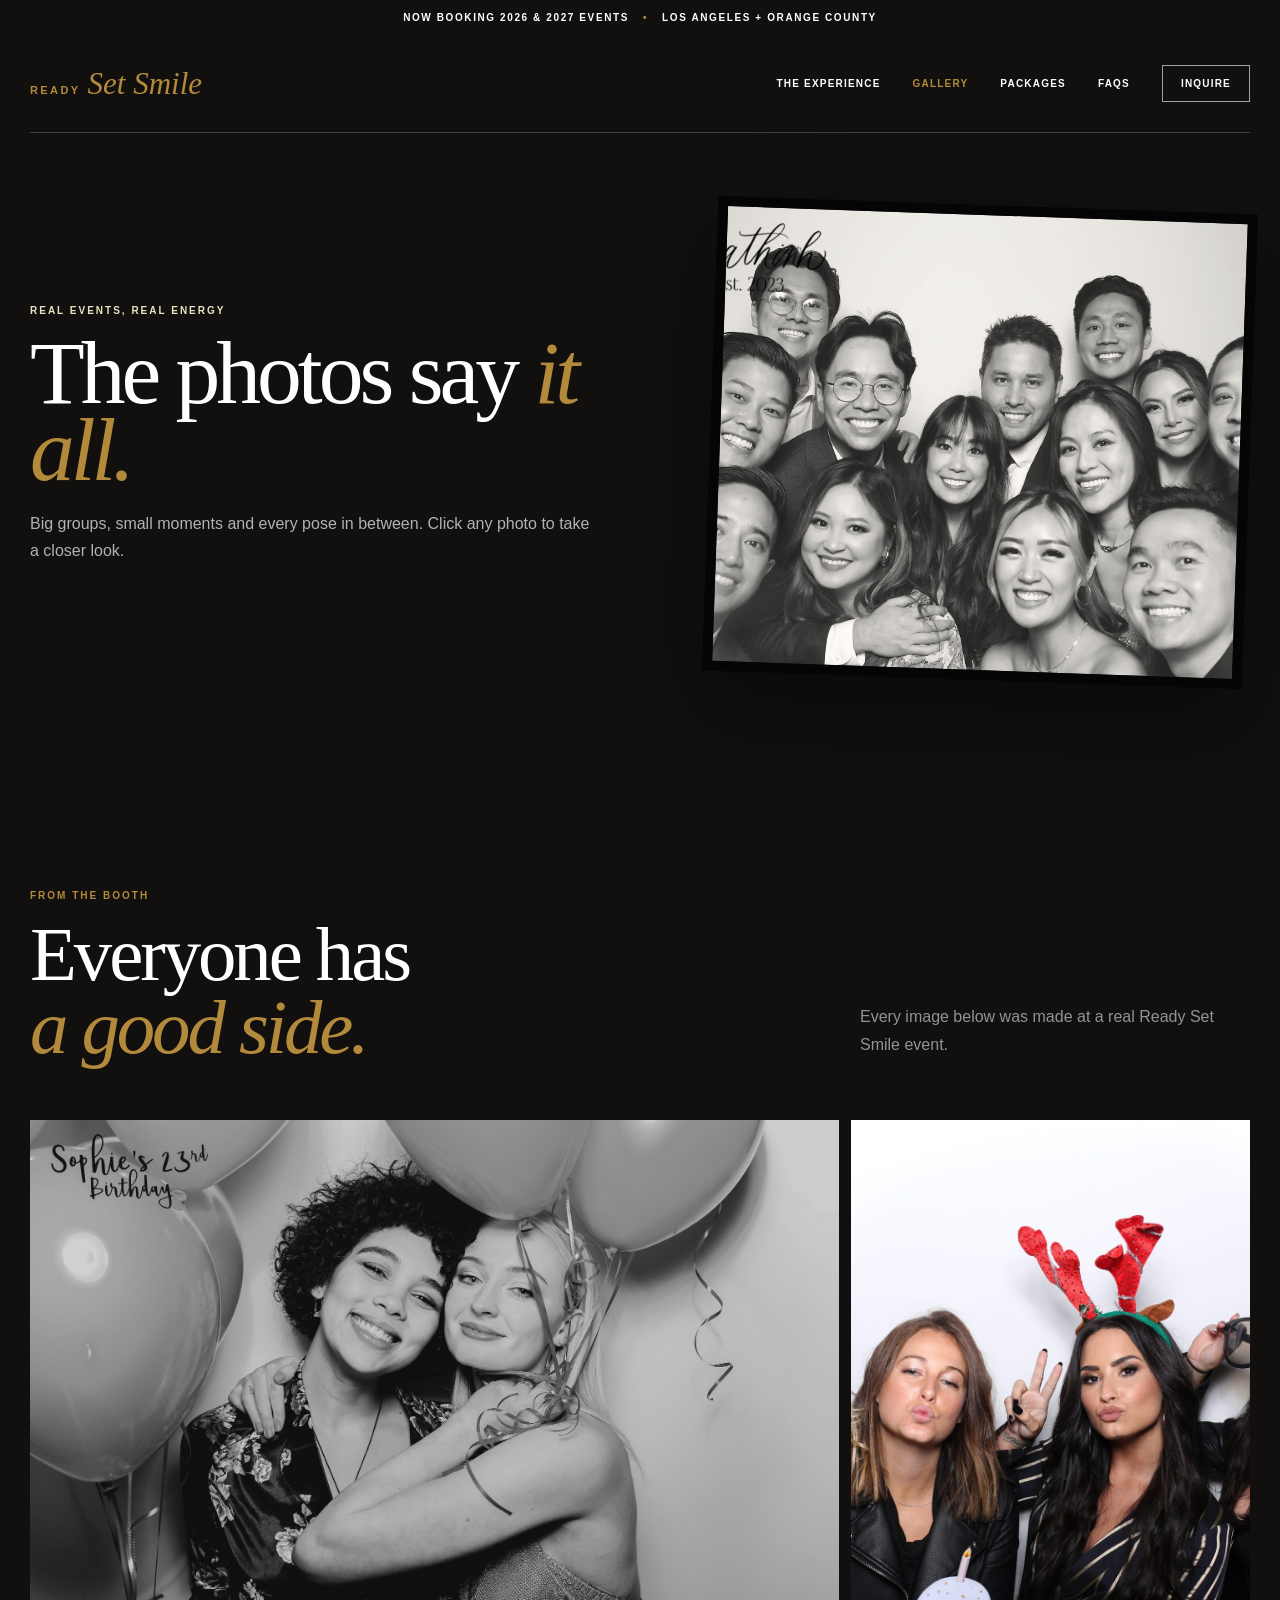
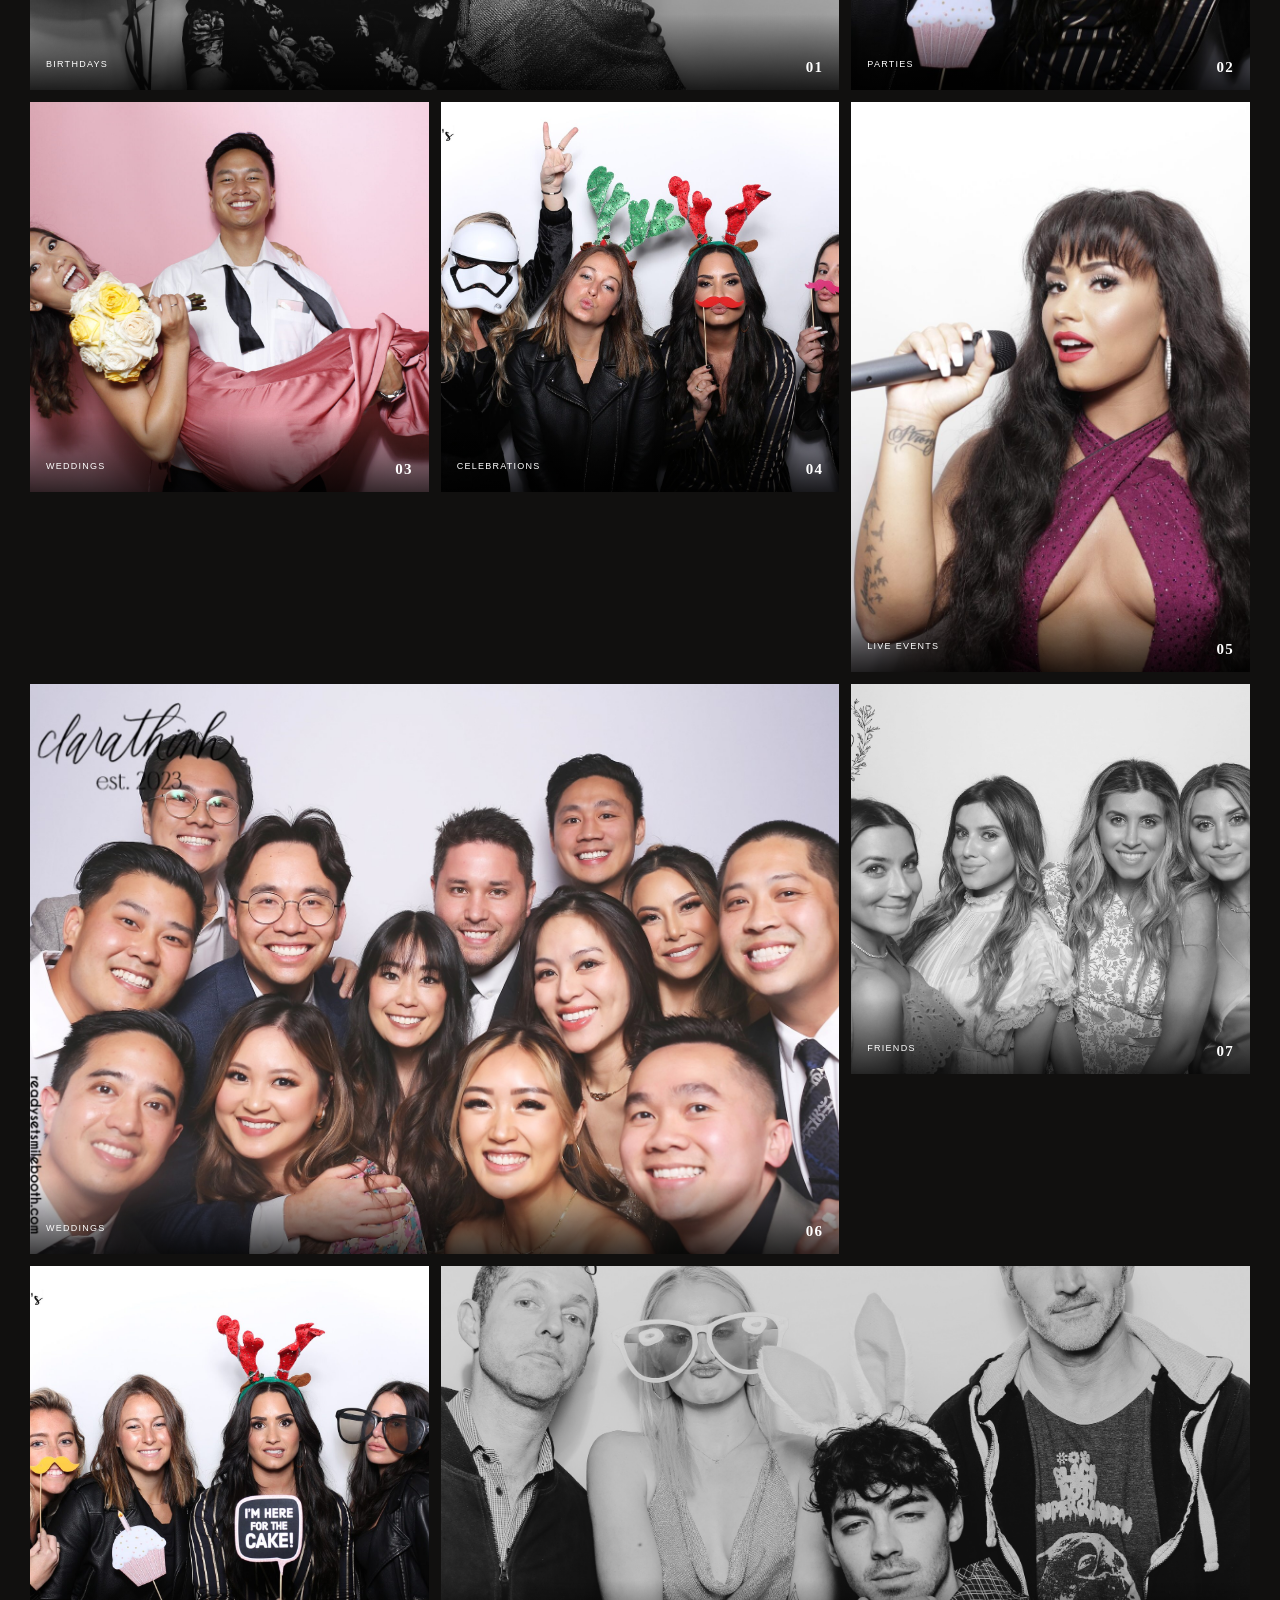
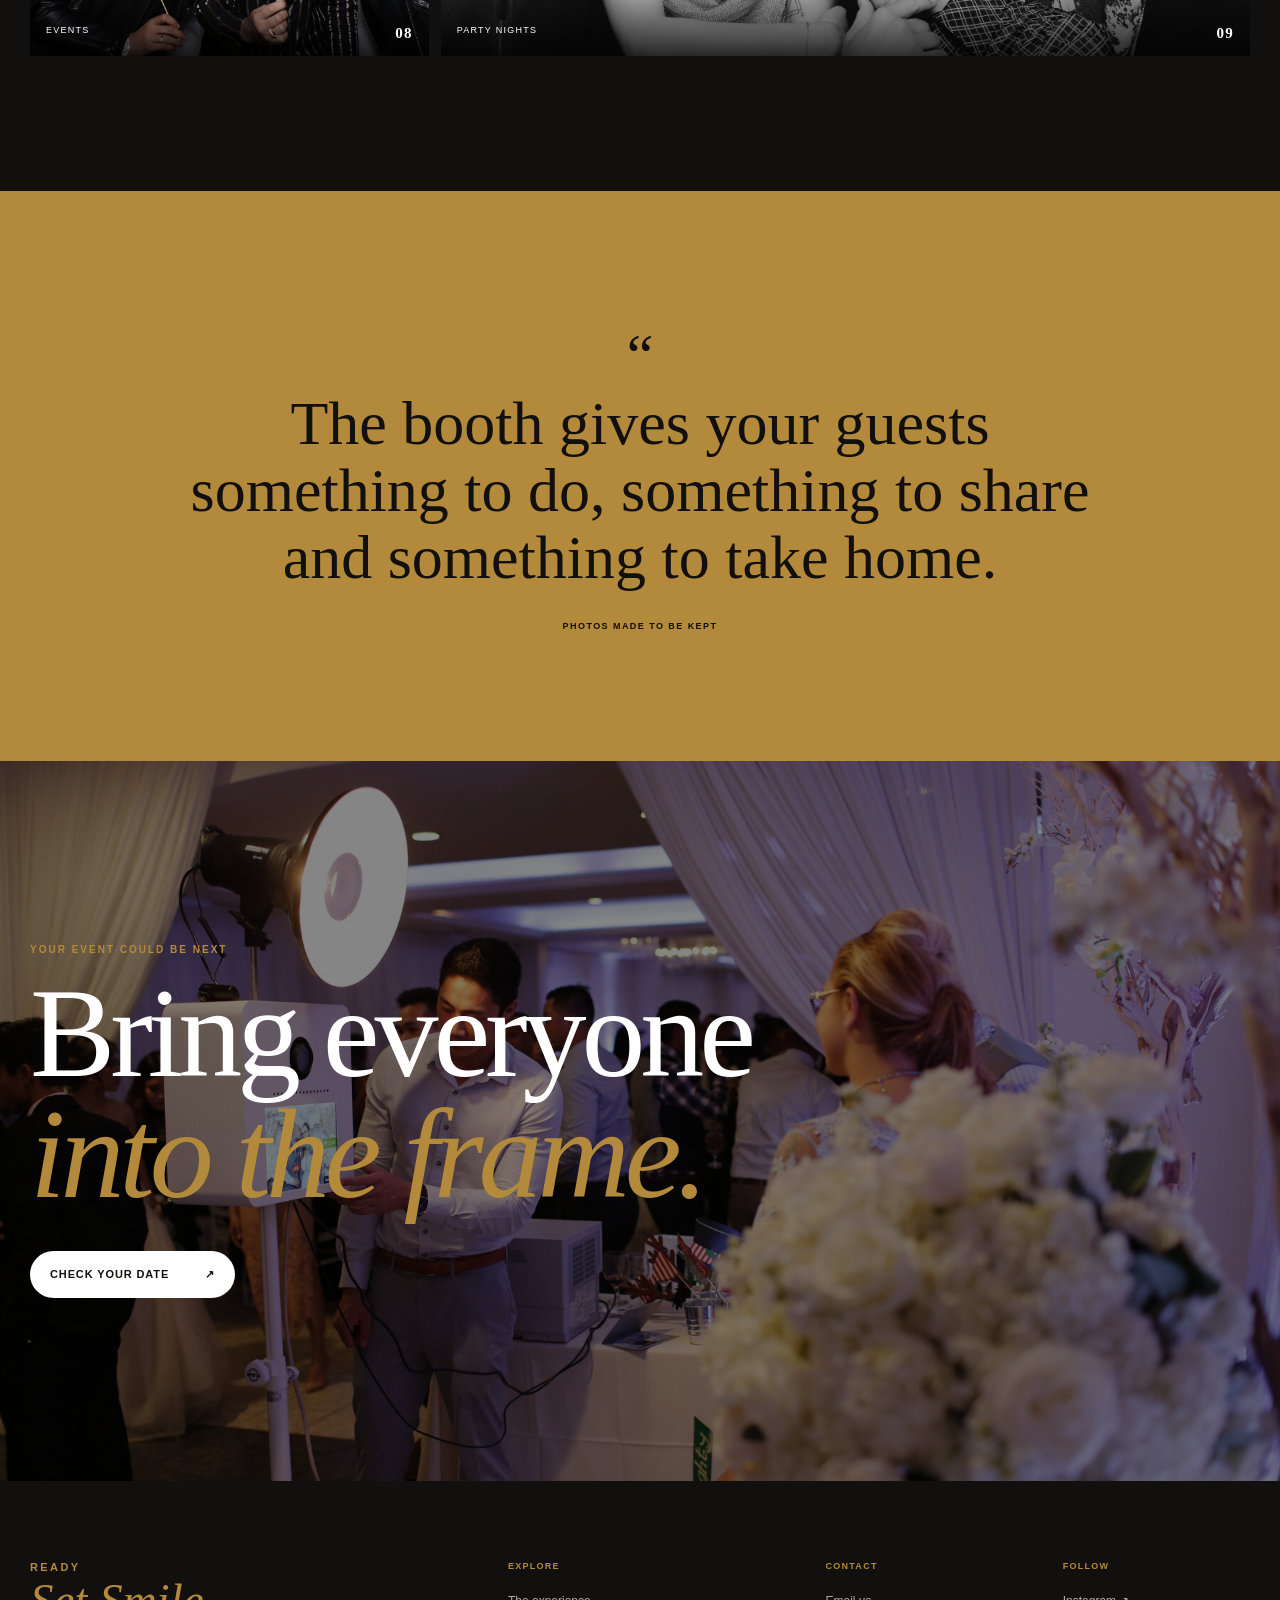
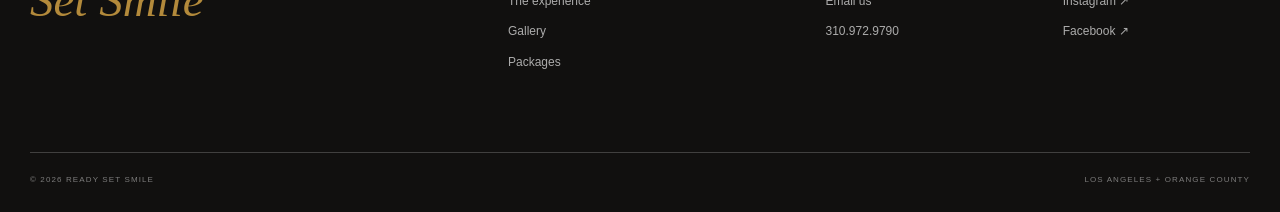
<file: gallery/index.html>
<!DOCTYPE html>
<html lang="en">
<head>
  <meta charset="utf-8">
  <meta name="viewport" content="width=device-width, initial-scale=1">
  <meta name="theme-color" content="#11100f">
  <meta name="description" content="Browse real wedding, birthday, party, and event photos from Ready Set Smile photo booth.">
  <title>Photo Booth Gallery | Ready Set Smile</title>
  <link rel="canonical" href="https://readysetsmilebooth.com/gallery/">
  <link rel="icon" href="/favicon.svg" type="image/svg+xml">
  <link rel="stylesheet" href="/site.css">
  <script defer src="/site.js"></script>
</head>
<body>
<main id="top">
  <div class="announcement">NOW BOOKING 2026 &amp; 2027 EVENTS <span>•</span> LOS ANGELES + ORANGE COUNTY</div>
  <header class="page-hero">
    <nav class="nav shell" aria-label="Primary navigation">
      <a class="logo" href="/" aria-label="Ready Set Smile home"><span>Ready</span><em>Set Smile</em></a>
      <button class="menu-button" type="button" aria-label="Toggle menu" aria-expanded="false"><span></span><span></span></button>
      <div class="nav-links"><a href="/experience/">The experience</a><a href="/gallery/" aria-current="page">Gallery</a><a href="/packages/">Packages</a><a href="/experience/#faqs">FAQs</a><a class="nav-cta" href="/contact/">Inquire</a></div>
    </nav>
    <div class="page-hero-inner shell">
      <div class="page-hero-copy"><p class="kicker">REAL EVENTS, REAL ENERGY</p><h1>The photos say <em>it all.</em></h1><p>Big groups, small moments and every pose in between. Click any photo to take a closer look.</p></div>
      <div class="page-hero-media"><img src="/images/project6.jpg" alt="A wedding party gathered for a group photo"></div>
    </div>
  </header>

  <section class="gallery-page">
    <div class="section-head shell"><div><p class="eyebrow">FROM THE BOOTH</p><h2>Everyone has<br><em>a good side.</em></h2></div><p>Every image below was made at a real Ready Set Smile event.</p></div>
    <div class="gallery-page-grid shell">
      <figure class="gallery-item"><button class="gallery-open" type="button" data-lightbox-src="/images/project1.jpg" data-lightbox-caption="Birthday celebration"><img src="/images/project1.jpg" alt="Two birthday guests posing with balloons"></button><figcaption><span>BIRTHDAYS</span><b>01</b></figcaption></figure>
      <figure class="gallery-item"><button class="gallery-open" type="button" data-lightbox-src="/images/project2.jpg" data-lightbox-caption="Party portraits"><img src="/images/project2.jpg" alt="Friends posing at a photo booth event"></button><figcaption><span>PARTIES</span><b>02</b></figcaption></figure>
      <figure class="gallery-item"><button class="gallery-open" type="button" data-lightbox-src="/images/project3.jpg" data-lightbox-caption="Wedding celebration"><img src="/images/project3.jpg" alt="Guests posing together at a wedding"></button><figcaption><span>WEDDINGS</span><b>03</b></figcaption></figure>
      <figure class="gallery-item"><button class="gallery-open" type="button" data-lightbox-src="/images/project4.jpg" data-lightbox-caption="Celebration portraits"><img src="/images/project4.jpg" alt="Guests enjoying the photo booth"></button><figcaption><span>CELEBRATIONS</span><b>04</b></figcaption></figure>
      <figure class="gallery-item"><button class="gallery-open" type="button" data-lightbox-src="/images/project5.jpg" data-lightbox-caption="Live event moments"><img src="/images/project5.jpg" alt="A performer posing in the photo booth"></button><figcaption><span>LIVE EVENTS</span><b>05</b></figcaption></figure>
      <figure class="gallery-item"><button class="gallery-open" type="button" data-lightbox-src="/images/project6.jpg" data-lightbox-caption="Clara and Hanh's celebration"><img src="/images/project6.jpg" alt="A large group gathered for a wedding photo"></button><figcaption><span>WEDDINGS</span><b>06</b></figcaption></figure>
      <figure class="gallery-item"><button class="gallery-open" type="button" data-lightbox-src="/images/project7.jpg" data-lightbox-caption="Friends together"><img src="/images/project7.jpg" alt="Four friends posing together"></button><figcaption><span>FRIENDS</span><b>07</b></figcaption></figure>
      <figure class="gallery-item"><button class="gallery-open" type="button" data-lightbox-src="/images/project8.jpg" data-lightbox-caption="Event portraits"><img src="/images/project8.jpg" alt="Guests creating a photo booth memory"></button><figcaption><span>EVENTS</span><b>08</b></figcaption></figure>
      <figure class="gallery-item"><button class="gallery-open" type="button" data-lightbox-src="/images/project9.jpg" data-lightbox-caption="Party night"><img src="/images/project9.jpg" alt="Friends posing together during a party"></button><figcaption><span>PARTY NIGHTS</span><b>09</b></figcaption></figure>
    </div>
  </section>

  <section class="testimonial"><div class="shell"><span class="quote-mark">“</span><blockquote>The booth gives your guests something to do, something to share and something to take home.</blockquote><p>PHOTOS MADE TO BE KEPT</p></div></section>

  <section class="final-cta"><img src="/images/hero.jpg" alt="Ready Set Smile photo booth at an elegant event"><div class="final-shade"></div><div class="shell"><p class="eyebrow">YOUR EVENT COULD BE NEXT</p><h2>Bring everyone<br><em>into the frame.</em></h2><a class="button light" href="/contact/">Check your date <span>↗</span></a></div></section>

  <footer><div class="shell footer-grid"><a class="logo footer-logo" href="/"><span>Ready</span><em>Set Smile</em></a><div><span>EXPLORE</span><a href="/experience/">The experience</a><a href="/gallery/">Gallery</a><a href="/packages/">Packages</a></div><div><span>CONTACT</span><a href="mailto:info@readysetsmilebooth.com">Email us</a><a href="tel:+13109729790">310.972.9790</a></div><div><span>FOLLOW</span><a href="https://www.instagram.com/readysetsmilebooth/" target="_blank" rel="noreferrer">Instagram ↗</a><a href="https://www.facebook.com/Readysetsmile/" target="_blank" rel="noreferrer">Facebook ↗</a></div></div><div class="shell footer-bottom"><span>© 2026 READY SET SMILE</span><span>LOS ANGELES + ORANGE COUNTY</span></div></footer>
</main>
<dialog class="lightbox" aria-label="Expanded gallery image"><button class="lightbox-close" type="button" aria-label="Close image">×</button><img src="/images/project1.jpg" alt=""><p></p></dialog>
<a class="mobile-inquiry" href="/contact/">Check your date →</a>
</body>
</html>
</file>
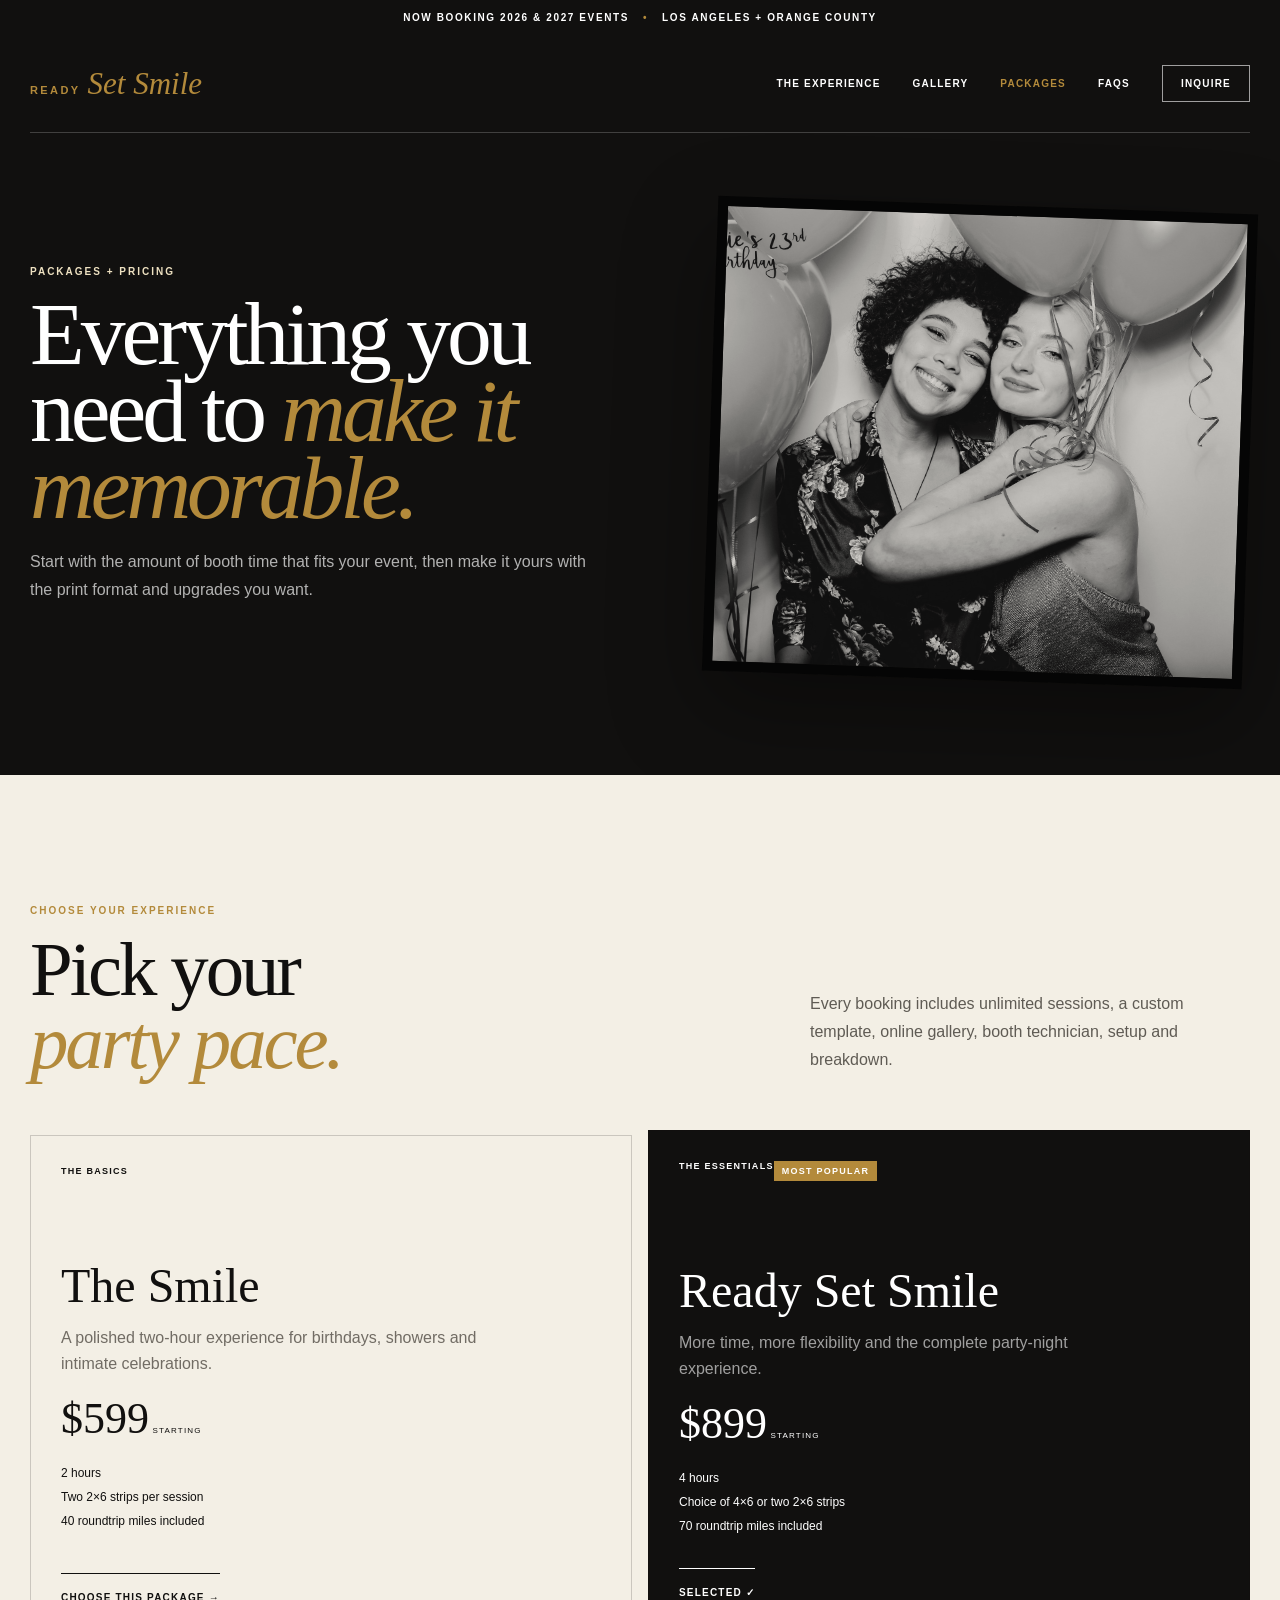
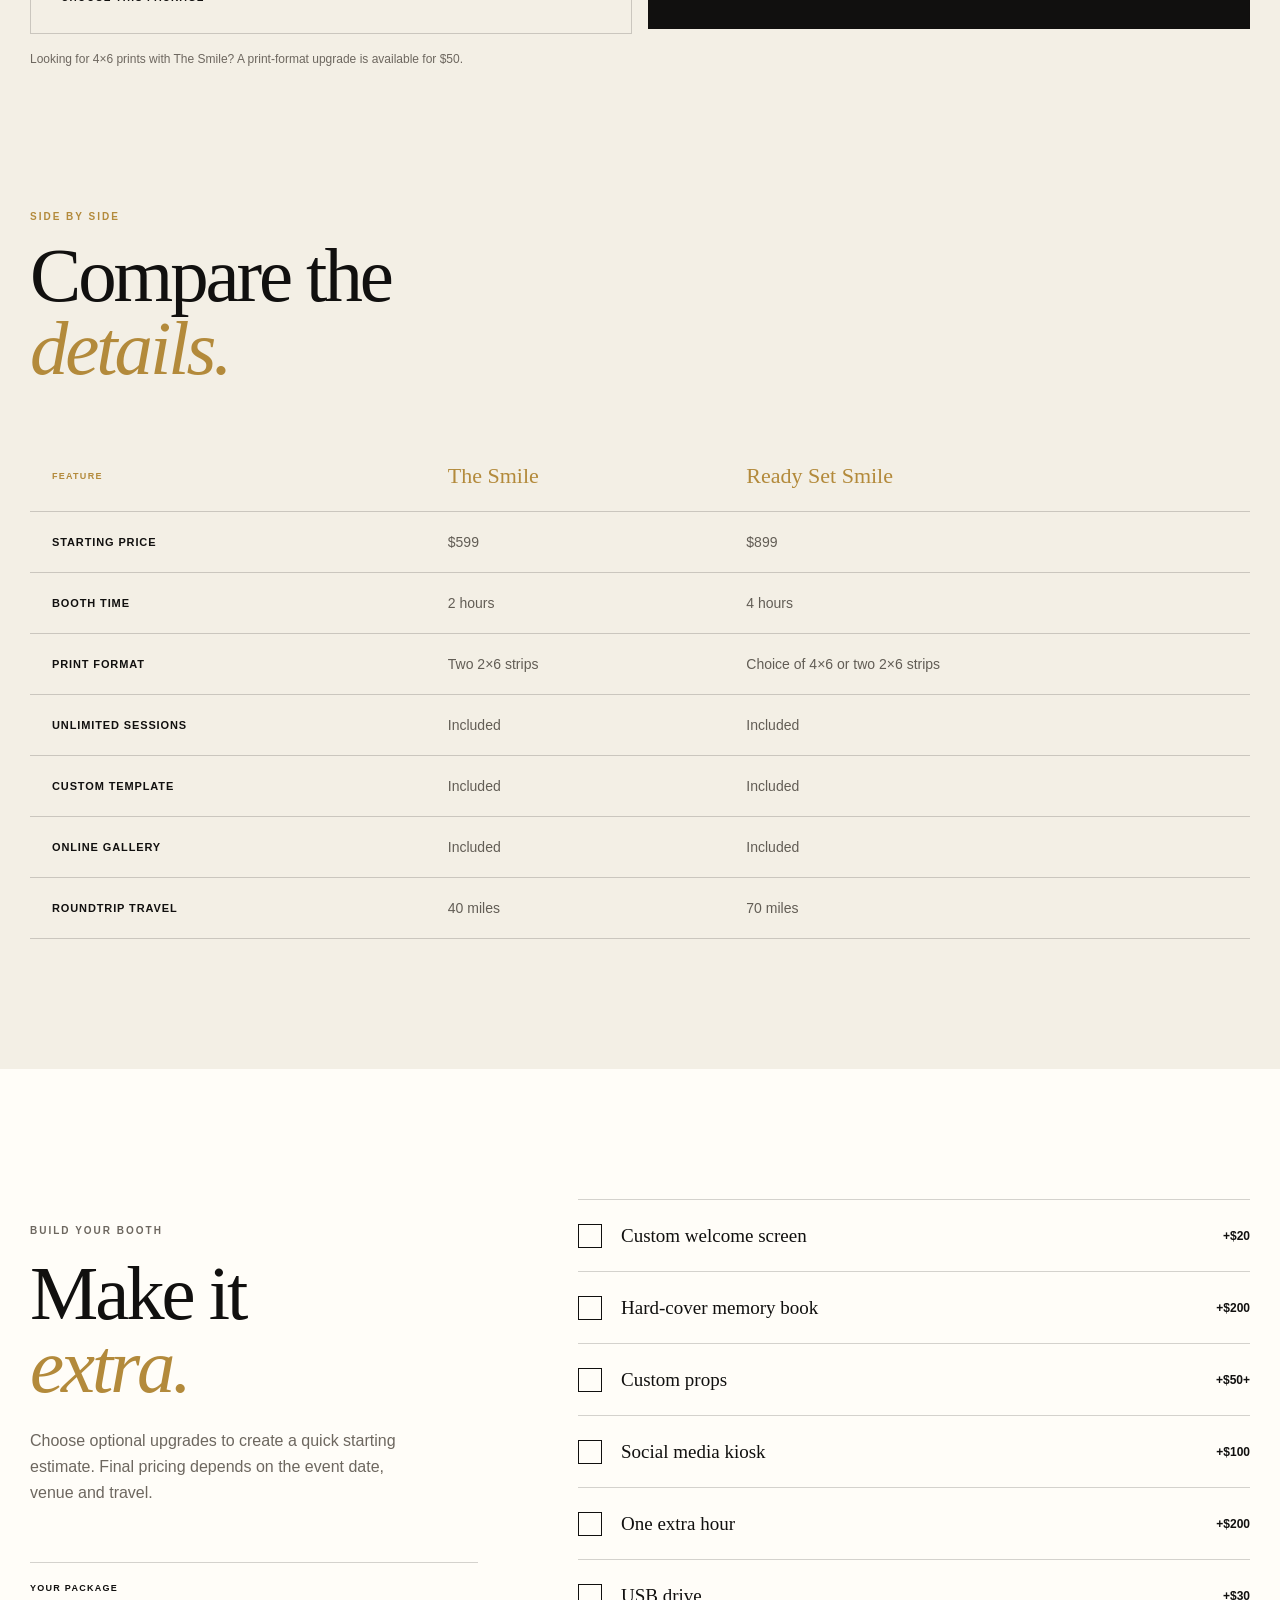
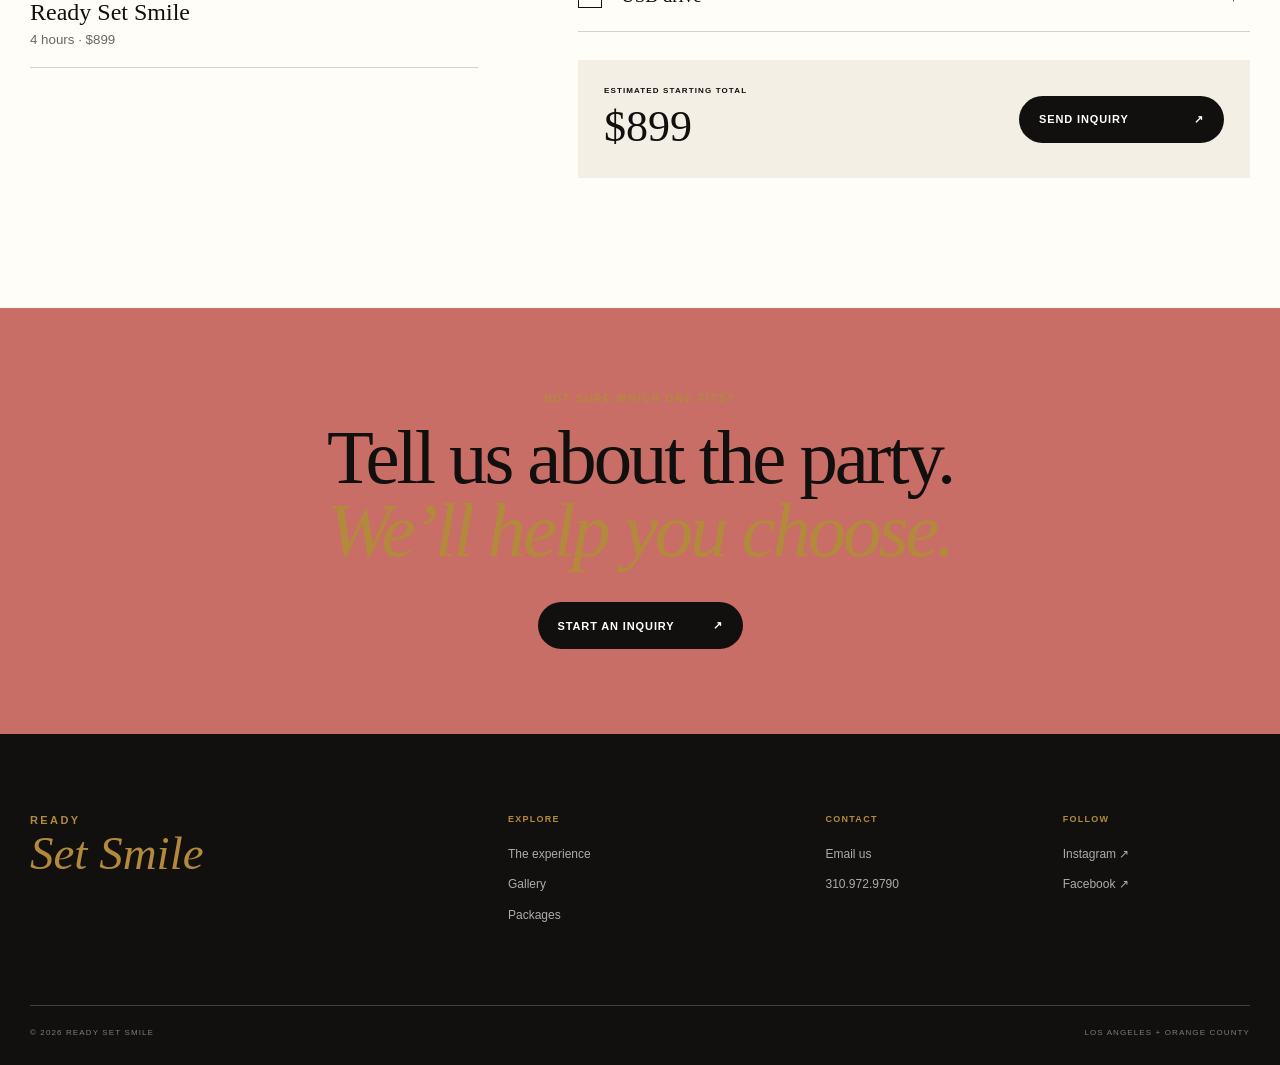
<file: packages/index.html>
<!DOCTYPE html>
<html lang="en">
<head>
  <meta charset="utf-8">
  <meta name="viewport" content="width=device-width, initial-scale=1">
  <meta name="theme-color" content="#11100f">
  <meta name="description" content="Compare Ready Set Smile photo booth packages, pricing, print options, and event upgrades.">
  <title>Photo Booth Packages &amp; Pricing | Ready Set Smile</title>
  <link rel="canonical" href="https://readysetsmilebooth.com/packages/">
  <link rel="icon" href="/favicon.svg" type="image/svg+xml">
  <link rel="stylesheet" href="/site.css">
  <script defer src="/site.js"></script>
</head>
<body>
<main id="top">
  <div class="announcement">NOW BOOKING 2026 &amp; 2027 EVENTS <span>•</span> LOS ANGELES + ORANGE COUNTY</div>
  <header class="page-hero">
    <nav class="nav shell" aria-label="Primary navigation">
      <a class="logo" href="/" aria-label="Ready Set Smile home"><span>Ready</span><em>Set Smile</em></a>
      <button class="menu-button" type="button" aria-label="Toggle menu" aria-expanded="false"><span></span><span></span></button>
      <div class="nav-links"><a href="/experience/">The experience</a><a href="/gallery/">Gallery</a><a href="/packages/" aria-current="page">Packages</a><a href="/experience/#faqs">FAQs</a><a class="nav-cta" href="/contact/">Inquire</a></div>
    </nav>
    <div class="page-hero-inner shell">
      <div class="page-hero-copy"><p class="kicker">PACKAGES + PRICING</p><h1>Everything you need to <em>make it memorable.</em></h1><p>Start with the amount of booth time that fits your event, then make it yours with the print format and upgrades you want.</p></div>
      <div class="page-hero-media"><img src="/images/project1.jpg" alt="Birthday guests smiling in the photo booth"></div>
    </div>
  </header>

  <section class="packages-section shell">
    <div class="section-head"><div><p class="eyebrow">CHOOSE YOUR EXPERIENCE</p><h2>Pick your<br><em>party pace.</em></h2></div><p>Every booking includes unlimited sessions, a custom template, online gallery, booth technician, setup and breakdown.</p></div>
    <div class="package-grid">
      <button class="package-card" type="button" data-package="smile" aria-pressed="false"><span class="package-top"><span>THE BASICS</span></span><span class="package-title">The Smile</span><span class="package-description">A polished two-hour experience for birthdays, showers and intimate celebrations.</span><strong>$599<small> STARTING</small></strong><span class="package-features"><span>2 hours</span><span>Two 2×6 strips per session</span><span>40 roundtrip miles included</span></span><span class="select-label">Choose this package →</span></button>
      <button class="package-card selected" type="button" data-package="signature" aria-pressed="true"><span class="package-top"><span>THE ESSENTIALS</span><b>MOST POPULAR</b></span><span class="package-title">Ready Set Smile</span><span class="package-description">More time, more flexibility and the complete party-night experience.</span><strong>$899<small> STARTING</small></strong><span class="package-features"><span>4 hours</span><span>Choice of 4×6 or two 2×6 strips</span><span>70 roundtrip miles included</span></span><span class="select-label">Selected ✓</span></button>
    </div>
    <p class="package-note">Looking for 4×6 prints with The Smile? A print-format upgrade is available for $50.</p>
  </section>

  <section class="comparison-section shell">
    <div class="section-head"><div><p class="eyebrow">SIDE BY SIDE</p><h2>Compare the<br><em>details.</em></h2></div></div>
    <div class="comparison-wrap"><table class="comparison-table">
      <thead><tr><th scope="col">Feature</th><th scope="col">The Smile</th><th scope="col">Ready Set Smile</th></tr></thead>
      <tbody>
        <tr><th scope="row">Starting price</th><td>$599</td><td>$899</td></tr>
        <tr><th scope="row">Booth time</th><td>2 hours</td><td>4 hours</td></tr>
        <tr><th scope="row">Print format</th><td>Two 2×6 strips</td><td>Choice of 4×6 or two 2×6 strips</td></tr>
        <tr><th scope="row">Unlimited sessions</th><td>Included</td><td>Included</td></tr>
        <tr><th scope="row">Custom template</th><td>Included</td><td>Included</td></tr>
        <tr><th scope="row">Online gallery</th><td>Included</td><td>Included</td></tr>
        <tr><th scope="row">Roundtrip travel</th><td>40 miles</td><td>70 miles</td></tr>
      </tbody>
    </table></div>
  </section>

  <section class="quote-section" id="quote"><div class="shell quote-grid">
    <div class="quote-copy"><p class="eyebrow">BUILD YOUR BOOTH</p><h2>Make it<br><em>extra.</em></h2><p>Choose optional upgrades to create a quick starting estimate. Final pricing depends on the event date, venue and travel.</p><div class="quote-package"><span>YOUR PACKAGE</span><b id="quote-package-name">Ready Set Smile</b><small id="quote-package-meta">4 hours · $899</small></div></div>
    <div class="upgrade-panel"><div class="upgrade-list">
      <label><input type="checkbox" data-label="Custom welcome screen" data-price="20"><span class="box">✓</span><span>Custom welcome screen</span><b>+$20</b></label>
      <label><input type="checkbox" data-label="Hard-cover memory book" data-price="200"><span class="box">✓</span><span>Hard-cover memory book</span><b>+$200</b></label>
      <label><input type="checkbox" data-label="Custom props" data-price="50"><span class="box">✓</span><span>Custom props</span><b>+$50+</b></label>
      <label><input type="checkbox" data-label="Social media kiosk" data-price="100"><span class="box">✓</span><span>Social media kiosk</span><b>+$100</b></label>
      <label><input type="checkbox" data-label="One extra hour" data-price="200"><span class="box">✓</span><span>One extra hour</span><b>+$200</b></label>
      <label><input type="checkbox" data-label="USB drive" data-price="30"><span class="box">✓</span><span>USB drive</span><b>+$30</b></label>
    </div><div class="estimate"><div><span>ESTIMATED STARTING TOTAL</span><strong id="estimate-total">$899</strong></div><a class="button dark inquiry-link" href="mailto:info@readysetsmilebooth.com">Send inquiry <span>↗</span></a></div></div>
  </div></section>

  <section class="contact-aside"><div class="shell"><p class="eyebrow">NOT SURE WHICH ONE FITS?</p><h2>Tell us about the party.<br><em>We’ll help you choose.</em></h2><div class="section-actions center-actions"><a class="button dark" href="/contact/">Start an inquiry <span>↗</span></a></div></div></section>

  <footer><div class="shell footer-grid"><a class="logo footer-logo" href="/"><span>Ready</span><em>Set Smile</em></a><div><span>EXPLORE</span><a href="/experience/">The experience</a><a href="/gallery/">Gallery</a><a href="/packages/">Packages</a></div><div><span>CONTACT</span><a href="mailto:info@readysetsmilebooth.com">Email us</a><a href="tel:+13109729790">310.972.9790</a></div><div><span>FOLLOW</span><a href="https://www.instagram.com/readysetsmilebooth/" target="_blank" rel="noreferrer">Instagram ↗</a><a href="https://www.facebook.com/Readysetsmile/" target="_blank" rel="noreferrer">Facebook ↗</a></div></div><div class="shell footer-bottom"><span>© 2026 READY SET SMILE</span><span>LOS ANGELES + ORANGE COUNTY</span></div></footer>
</main>
<a class="mobile-inquiry" href="/contact/">Check your date →</a>
</body>
</html>
</file>
<file: site.css>
:root { --black:#11100f; --cream:#f3efe5; --white:#fffdf8; --gold:#b38a3b; --rose:#c96d67; --line:rgba(17,16,15,.18); }
* { box-sizing:border-box; }
html { scroll-behavior:smooth; }
body { margin:0; background:var(--cream); color:var(--black); font-family:Arial, Helvetica, sans-serif; }
button, input { font:inherit; }
button, a { -webkit-tap-highlight-color:transparent; }
a { color:inherit; }
img { display:block; max-width:100%; }
.shell { width:min(1220px, calc(100% - 48px)); margin-inline:auto; }
.announcement { height:35px; display:flex; align-items:center; justify-content:center; gap:14px; background:var(--black); color:white; font-size:10px; font-weight:700; letter-spacing:.16em; }
.announcement span { color:var(--gold); }
.hero { min-height:860px; position:relative; overflow:hidden; background:#1c1815; color:white; }
.nav { height:98px; position:relative; z-index:5; display:flex; align-items:center; justify-content:space-between; border-bottom:1px solid rgba(255,255,255,.24); }
.logo { display:flex; align-items:baseline; gap:7px; color:var(--gold); text-decoration:none; }
.logo span { font-size:11px; font-weight:700; letter-spacing:.22em; text-transform:uppercase; }
.logo em { font-family:Georgia, serif; font-size:31px; font-weight:400; }
.nav-links { display:flex; align-items:center; gap:32px; }
.nav-links a { color:white; font-size:10px; font-weight:700; letter-spacing:.12em; text-decoration:none; text-transform:uppercase; }
.nav-links a:hover { color:var(--gold); }
.nav-links .nav-cta { border:1px solid rgba(255,255,255,.6); padding:12px 18px; }
.menu-button { display:none; }
.hero-collage { position:absolute; inset:-90px -40px; transform:rotate(-6deg) scale(1.08); display:grid; gap:12px; opacity:.72; }
.photo-strip { display:grid; grid-template-columns:repeat(3, 1fr); gap:12px; min-height:280px; }
.photo-strip img { width:100%; height:100%; object-fit:cover; filter:grayscale(1) sepia(.2); border:9px solid #050505; }
.strip-two { transform:translateX(-5%); }
.strip-three { transform:translateX(4%); }
.hero-shade { position:absolute; inset:0; background:linear-gradient(180deg,rgba(0,0,0,.36),rgba(0,0,0,.1) 35%,rgba(0,0,0,.7)); }
.hero-content { min-height:762px; position:relative; z-index:2; display:flex; flex-direction:column; align-items:center; justify-content:center; text-align:center; padding-top:70px; }
.kicker,.eyebrow { font-size:10px; font-weight:800; letter-spacing:.2em; text-transform:uppercase; }
.kicker { color:#eee1c1; }
h1,h2,h3,p { margin-top:0; }
h1 { max-width:920px; margin:18px 0 22px; font-family:Georgia, "Times New Roman", serif; font-size:clamp(70px,8vw,122px); font-weight:400; line-height:.86; letter-spacing:-.045em; }
h1 em,h2 em { color:var(--gold); font-weight:400; }
.hero-content > p:not(.kicker) { max-width:590px; color:rgba(255,255,255,.8); font-size:16px; line-height:1.6; }
.button { min-width:205px; display:inline-flex; align-items:center; justify-content:space-between; gap:25px; padding:17px 20px; border-radius:999px; font-size:11px; font-weight:800; letter-spacing:.08em; text-decoration:none; text-transform:uppercase; }
.button.light { margin-top:20px; background:white; color:var(--black); }
.button.dark { background:var(--black); color:white; }
.ticker { overflow:hidden; border-bottom:1px solid var(--line); background:var(--white); }
.ticker div { width:max-content; padding:17px 0; font-family:Georgia,serif; font-size:20px; white-space:nowrap; animation:ticker 30s linear infinite; }
.ticker i { margin:0 19px; color:var(--gold); }
@keyframes ticker { to { transform:translateX(-50%); } }
.intro { padding:130px 0 90px; display:grid; grid-template-columns:1.15fr .7fr; gap:100px; align-items:end; }
.eyebrow { margin-bottom:18px; color:var(--gold); }
h2 { margin-bottom:0; font-family:Georgia,serif; font-size:clamp(54px,6vw,88px); font-weight:400; line-height:.95; letter-spacing:-.04em; }
.intro-side > p,.section-head > p { color:#5f5b54; font-size:16px; line-height:1.75; }
.underlink { display:inline-flex; gap:60px; margin-top:16px; padding-bottom:5px; border-bottom:1px solid var(--black); font-size:11px; font-weight:800; letter-spacing:.1em; text-decoration:none; text-transform:uppercase; }
.feature-grid { display:grid; grid-template-columns:repeat(3,1fr); padding-bottom:130px; }
.feature-grid article { min-height:250px; padding:28px; border:1px solid var(--line); border-right:0; }
.feature-grid article:last-child { border-right:1px solid var(--line); }
.feature-grid span { font-family:Georgia,serif; color:var(--gold); }
.feature-grid h3 { margin:80px 0 12px; font-family:Georgia,serif; font-size:27px; font-weight:400; }
.feature-grid p { color:#6d675f; font-size:13px; line-height:1.6; }
.gallery-section { padding:115px 0; background:var(--black); color:white; }
.section-head { display:flex; align-items:end; justify-content:space-between; gap:60px; margin-bottom:55px; }
.section-head > p { max-width:390px; margin-bottom:6px; }
.gallery-section .section-head > p { color:rgba(255,255,255,.58); }
.gallery-grid { display:grid; grid-template-columns:repeat(12,1fr); gap:12px; }
.gallery-item { margin:0; position:relative; overflow:hidden; }
.gallery-item img { width:100%; height:100%; object-fit:cover; transition:transform .5s ease; }
.gallery-item:hover img { transform:scale(1.03); }
.gallery-item figcaption { position:absolute; inset:auto 0 0; display:flex; justify-content:space-between; padding:45px 16px 14px; background:linear-gradient(transparent,rgba(0,0,0,.75)); font-size:9px; letter-spacing:.14em; }
.gallery-item figcaption b { font-family:Georgia,serif; font-size:15px; }
.item-1 { grid-column:1/7; height:540px; }
.item-2 { grid-column:7/13; height:540px; }
.item-3 { grid-column:1/5; height:380px; }
.item-4 { grid-column:5/9; height:380px; }
.item-5 { grid-column:9/13; height:380px; }
.item-6 { grid-column:1/13; height:540px; }
.process-section { padding:130px 0; background:var(--rose); color:#1a1210; }
.process-section .eyebrow { color:#4d211e; }
.process-section h2 em { color:#fff1db; }
.process-grid { display:grid; grid-template-columns:.8fr 1.2fr; gap:100px; }
.process-grid ol { list-style:none; margin:0; padding:0; border-top:1px solid rgba(17,16,15,.3); }
.process-grid li { display:grid; grid-template-columns:70px 1fr; gap:20px; padding:28px 0; border-bottom:1px solid rgba(17,16,15,.3); }
.process-grid li > span { font-family:Georgia,serif; font-size:18px; }
.process-grid h3 { margin-bottom:8px; font-family:Georgia,serif; font-size:26px; font-weight:400; }
.process-grid p { margin:0; font-size:13px; line-height:1.55; }
.packages-section { padding:130px 0; }
.packages-section .section-head > p { max-width:440px; }
.package-grid { display:grid; grid-template-columns:1fr 1fr; gap:16px; }
.package-card { min-height:490px; padding:30px; border:1px solid var(--line); background:transparent; color:var(--black); text-align:left; cursor:pointer; display:flex; flex-direction:column; transition:.25s; }
.package-card:hover,.package-card.selected { background:var(--black); color:white; transform:translateY(-5px); }
.package-top { display:flex; justify-content:space-between; font-size:9px; font-weight:800; letter-spacing:.14em; }
.package-top b { padding:5px 8px; background:var(--gold); color:white; }
.package-card h3,.package-title { display:block; margin:82px 0 12px; font-family:Georgia,serif; font-size:48px; font-weight:400; }
.package-card > p,.package-description { display:block; max-width:420px; color:#716c64; line-height:1.6; }
.package-card.selected > p,.package-card:hover > p,.package-card.selected .package-description,.package-card:hover .package-description { color:rgba(255,255,255,.6); }
.package-card strong { margin:17px 0; font-family:Georgia,serif; font-size:44px; font-weight:400; }
.package-card strong small { font-family:Arial,sans-serif; font-size:8px; letter-spacing:.15em; }
.package-card ul,.package-features { margin:0 0 30px; padding:0; list-style:none; font-size:12px; line-height:2; }
.package-features,.package-features span { display:block; }
.select-label { margin-top:auto; padding-top:18px; border-top:1px solid currentColor; font-size:10px; font-weight:800; letter-spacing:.12em; text-transform:uppercase; }
.quote-section { padding:130px 0; background:var(--white); }
.quote-grid { display:grid; grid-template-columns:.8fr 1.2fr; gap:100px; }
.quote-copy > p { max-width:380px; margin-top:24px; color:#6d675f; line-height:1.65; }
.quote-package { margin-top:55px; padding:20px 0; border-top:1px solid var(--line); border-bottom:1px solid var(--line); display:grid; gap:6px; }
.quote-package span { font-size:9px; font-weight:800; letter-spacing:.14em; }
.quote-package b { font-family:Georgia,serif; font-size:24px; font-weight:400; }
.quote-package small { color:#6d675f; }
.upgrade-list { border-top:1px solid var(--line); }
.upgrade-list label { min-height:72px; display:grid; grid-template-columns:28px 1fr auto; gap:15px; align-items:center; border-bottom:1px solid var(--line); cursor:pointer; }
.upgrade-list input { position:absolute; opacity:0; }
.box { width:24px; height:24px; display:grid; place-items:center; border:1px solid var(--black); color:transparent; font-size:11px; }
.upgrade-list input:checked + .box { background:var(--black); color:white; }
.upgrade-list label > span:nth-of-type(2) { font-family:Georgia,serif; font-size:19px; }
.upgrade-list b { font-size:12px; }
.estimate { margin-top:28px; padding:26px; background:var(--cream); display:flex; align-items:center; justify-content:space-between; gap:30px; }
.estimate div { display:grid; gap:6px; }
.estimate div span { font-size:8px; font-weight:800; letter-spacing:.14em; }
.estimate strong { font-family:Georgia,serif; font-size:44px; font-weight:400; }
.estimate .button { margin:0; }
.testimonial { padding:130px 0; background:var(--gold); text-align:center; }
.quote-mark { font-family:Georgia,serif; font-size:60px; }
.testimonial blockquote { max-width:960px; margin:0 auto 30px; font-family:Georgia,serif; font-size:clamp(34px,5vw,62px); line-height:1.08; }
.testimonial p { margin:0; font-size:9px; font-weight:800; letter-spacing:.16em; }
.faq-section { padding:130px 0; }
.faq-list { border-top:1px solid var(--line); }
.faq-list article { border-bottom:1px solid var(--line); }
.faq-list button { width:100%; min-height:96px; display:grid; grid-template-columns:60px 1fr auto; gap:20px; align-items:center; border:0; background:transparent; color:var(--black); text-align:left; cursor:pointer; }
.faq-list button span { font-family:Georgia,serif; color:var(--gold); }
.faq-list button b { font-family:Georgia,serif; font-size:25px; font-weight:400; }
.faq-list button i { font-size:22px; font-style:normal; }
.faq-list article > div { display:grid; grid-template-rows:0fr; transition:.3s ease; }
.faq-list article > div > p { overflow:hidden; max-width:680px; margin:0 0 0 80px; color:#666159; line-height:1.65; }
.faq-list article.open > div { grid-template-rows:1fr; }
.faq-list article.open > div > p { margin-bottom:28px; }
.final-cta { min-height:720px; position:relative; display:flex; align-items:center; color:white; overflow:hidden; }
.final-cta > img,.final-shade { position:absolute; inset:0; width:100%; height:100%; object-fit:cover; }
.final-shade { background:rgba(0,0,0,.48); }
.final-cta .shell { position:relative; z-index:2; }
.final-cta h2 { font-size:clamp(72px,10vw,140px); }
.final-cta .button { margin-top:35px; }
footer { padding:80px 0 28px; background:var(--black); color:white; }
.footer-grid { display:grid; grid-template-columns:1.6fr 1fr .7fr .7fr; gap:50px; }
.footer-logo { display:block; }
.footer-logo span,.footer-logo em { display:block; }
.footer-logo em { font-size:47px; }
.footer-grid > div { display:grid; align-content:start; gap:10px; }
.footer-grid > div > span { margin-bottom:10px; color:var(--gold); font-size:9px; font-weight:800; letter-spacing:.14em; }
.footer-grid > div a,.footer-grid > div p { margin:0; color:rgba(255,255,255,.65); font-size:12px; line-height:1.7; text-decoration:none; }
.footer-bottom { margin-top:80px; padding-top:22px; border-top:1px solid rgba(255,255,255,.2); display:flex; justify-content:space-between; color:rgba(255,255,255,.45); font-size:8px; letter-spacing:.14em; }

@media (max-width:900px) {
  .nav-links { gap:18px; }
  .intro,.process-grid,.quote-grid { grid-template-columns:1fr; gap:55px; }
  .intro { align-items:start; }
  .feature-grid { grid-template-columns:1fr; }
  .feature-grid article { border-right:1px solid var(--line); border-bottom:0; }
  .feature-grid article:last-child { border-bottom:1px solid var(--line); }
  .feature-grid h3 { margin-top:40px; }
  .footer-grid { grid-template-columns:1.5fr 1fr 1fr; }
  .footer-grid > div:last-child { grid-column:2; }
}

@media (max-width:680px) {
  .shell { width:min(100% - 28px, 1220px); }
  .announcement { font-size:8px; }
  .hero { min-height:720px; }
  .nav { height:78px; }
  .logo em { font-size:25px; }
  .menu-button { width:42px; height:42px; display:grid; place-content:center; gap:6px; border:1px solid rgba(255,255,255,.5); background:transparent; }
  .menu-button span { width:19px; height:1px; background:white; }
  .nav-links { position:absolute; left:-14px; right:-14px; top:78px; display:none; padding:26px; background:var(--black); }
  .nav-links.open { display:grid; gap:25px; }
  .nav-links .nav-cta { text-align:center; }
  .hero-collage { inset:-20px -150px; grid-template-rows:repeat(3,210px); }
  .photo-strip { min-height:210px; }
  .hero-content { min-height:642px; padding-top:40px; }
  h1 { font-size:60px; }
  .hero-content > p:not(.kicker) { font-size:14px; }
  .intro,.gallery-section,.process-section,.packages-section,.quote-section,.testimonial,.faq-section { padding-top:82px; padding-bottom:82px; }
  h2 { font-size:49px; }
  .section-head { align-items:start; flex-direction:column; gap:22px; margin-bottom:35px; }
  .item-1,.item-2,.item-3,.item-4,.item-5,.item-6 { grid-column:1/13; height:360px; }
  .item-3,.item-4,.item-5 { grid-column:span 6; height:250px; }
  .package-grid { grid-template-columns:1fr; }
  .package-card { min-height:430px; }
  .package-card h3,.package-title { margin-top:60px; font-size:41px; }
  .estimate { align-items:stretch; flex-direction:column; }
  .estimate .button { width:100%; }
  .testimonial blockquote { font-size:34px; }
  .faq-list button { grid-template-columns:34px 1fr auto; gap:10px; }
  .faq-list button b { font-size:19px; }
  .faq-list article > div > p { margin-left:44px; font-size:13px; }
  .final-cta { min-height:620px; }
  .footer-grid { grid-template-columns:1fr 1fr; gap:45px 25px; }
  .footer-logo { grid-column:1/-1; }
  .footer-grid > div:last-child { grid-column:auto; }
  .footer-bottom { gap:20px; }
}

/* Multi-page additions */
.nav-links a[aria-current="page"] { color:var(--gold); }
.package-card { text-decoration:none; }
.section-actions { display:flex; align-items:center; gap:18px; margin-top:34px; }
.section-actions.center-actions { justify-content:center; }
.button.outline { min-width:0; border:1px solid var(--black); color:var(--black); }
.button.gold { background:var(--gold); color:white; }
.home-gallery .gallery-grid { width:min(1220px, calc(100% - 48px)); margin-inline:auto; }
.home-gallery .item-1,.home-gallery .item-2 { height:500px; }
.home-gallery .item-3,.home-gallery .item-4 { grid-column:span 6; height:390px; }
.home-gallery .gallery-footer { margin-top:45px; display:flex; justify-content:center; }
.home-package-intro { padding:130px 0; }
.home-package-intro .package-card { cursor:pointer; }

.page-hero { min-height:680px; overflow:hidden; background:var(--black); color:white; }
.page-hero .nav { border-bottom-color:rgba(255,255,255,.2); }
.page-hero-inner { min-height:582px; display:grid; grid-template-columns:1fr .9fr; align-items:center; gap:80px; padding:72px 0 95px; }
.page-hero-copy h1 { max-width:780px; font-size:clamp(62px,7vw,104px); }
.page-hero-copy > p:not(.kicker) { max-width:560px; color:rgba(255,255,255,.68); font-size:16px; line-height:1.7; }
.page-hero-media { height:475px; overflow:hidden; transform:rotate(2deg); border:10px solid #050505; box-shadow:0 35px 90px rgba(0,0,0,.35); }
.page-hero-media img { width:100%; height:100%; object-fit:cover; filter:grayscale(1) sepia(.08); }
.page-lead { padding:130px 0 95px; display:grid; grid-template-columns:1fr .75fr; align-items:end; gap:100px; }
.page-lead > p { margin:0 0 6px; color:#625d55; font-size:17px; line-height:1.75; }

.split-story { display:grid; grid-template-columns:1fr 1fr; min-height:740px; background:var(--white); }
.story-media { min-height:620px; }
.story-media img { width:100%; height:100%; object-fit:cover; }
.story-copy { display:flex; flex-direction:column; justify-content:center; padding:90px max(48px, calc((100vw - 1220px)/2)); }
.story-copy h2 { font-size:clamp(48px,5vw,75px); }
.story-copy > p:not(.eyebrow) { max-width:520px; margin-top:28px; color:#676159; font-size:16px; line-height:1.75; }
.included-section { padding:130px 0; }
.included-grid { display:grid; grid-template-columns:repeat(3,1fr); margin-top:60px; border-top:1px solid var(--line); border-left:1px solid var(--line); }
.included-grid article { min-height:235px; padding:28px; border-right:1px solid var(--line); border-bottom:1px solid var(--line); }
.included-grid span { color:var(--gold); font-family:Georgia,serif; }
.included-grid h3 { margin:62px 0 10px; font-family:Georgia,serif; font-size:25px; font-weight:400; }
.included-grid p { margin:0; color:#6d675f; font-size:13px; line-height:1.6; }

.gallery-page { padding:115px 0 135px; background:var(--black); color:white; }
.gallery-page .section-head > p { color:rgba(255,255,255,.55); }
.gallery-page-grid { display:grid; grid-template-columns:repeat(12,1fr); gap:12px; }
.gallery-page-grid .gallery-item { height:390px; grid-column:span 4; }
.gallery-page-grid .gallery-item:nth-child(1),.gallery-page-grid .gallery-item:nth-child(6) { grid-column:span 8; height:570px; }
.gallery-page-grid .gallery-item:nth-child(2),.gallery-page-grid .gallery-item:nth-child(5) { grid-column:span 4; height:570px; }
.gallery-page-grid .gallery-item:nth-child(9) { grid-column:span 8; }
.gallery-open { width:100%; height:100%; display:block; padding:0; border:0; background:transparent; color:white; cursor:zoom-in; text-align:left; }
.gallery-open img { width:100%; height:100%; object-fit:cover; }
.gallery-open:focus-visible { outline:3px solid var(--gold); outline-offset:-3px; }
.lightbox { width:min(1120px, calc(100% - 32px)); max-width:none; padding:0; border:0; background:transparent; color:white; overflow:visible; }
.lightbox::backdrop { background:rgba(0,0,0,.9); backdrop-filter:blur(4px); }
.lightbox img { width:100%; max-height:80vh; object-fit:contain; }
.lightbox p { margin:12px 0 0; font-size:11px; letter-spacing:.1em; text-transform:uppercase; }
.lightbox-close { width:44px; height:44px; position:absolute; top:-54px; right:0; border:1px solid rgba(255,255,255,.5); border-radius:50%; background:transparent; color:white; font-size:25px; cursor:pointer; }

.comparison-section { padding:0 0 130px; }
.comparison-wrap { overflow-x:auto; }
.comparison-table { width:100%; border-collapse:collapse; min-width:680px; }
.comparison-table th,.comparison-table td { padding:22px; border-bottom:1px solid var(--line); text-align:left; }
.comparison-table thead th { color:var(--gold); font-size:9px; letter-spacing:.14em; text-transform:uppercase; }
.comparison-table thead th:not(:first-child) { font-family:Georgia,serif; font-size:22px; font-weight:400; letter-spacing:0; text-transform:none; }
.comparison-table tbody th { font-size:11px; letter-spacing:.08em; text-transform:uppercase; }
.comparison-table td { color:#625d55; font-size:14px; }
.package-note { margin-top:16px; color:#6d675f; font-size:12px; line-height:1.6; }

.contact-section { padding:130px 0; }
.contact-grid { display:grid; grid-template-columns:.72fr 1.28fr; gap:110px; }
.contact-intro h2 { font-size:clamp(52px,5vw,78px); }
.contact-intro > p:not(.eyebrow) { margin:26px 0 44px; color:#665f57; line-height:1.7; }
.contact-details { display:grid; gap:25px; padding-top:30px; border-top:1px solid var(--line); }
.contact-details div { display:grid; gap:7px; }
.contact-details span { color:var(--gold); font-size:9px; font-weight:800; letter-spacing:.14em; text-transform:uppercase; }
.contact-details a,.contact-details p { margin:0; font-family:Georgia,serif; font-size:20px; line-height:1.4; text-decoration:none; }
.contact-form { padding:42px; background:var(--white); border:1px solid var(--line); }
.form-grid { display:grid; grid-template-columns:1fr 1fr; gap:25px 18px; }
.field { display:grid; gap:9px; }
.field.full { grid-column:1/-1; }
.field label { font-size:9px; font-weight:800; letter-spacing:.13em; text-transform:uppercase; }
.field input,.field select,.field textarea { width:100%; padding:15px 0; border:0; border-bottom:1px solid var(--line); border-radius:0; outline:0; background:transparent; color:var(--black); font:15px Arial,Helvetica,sans-serif; }
.field textarea { min-height:120px; resize:vertical; }
.field input:focus,.field select:focus,.field textarea:focus { border-color:var(--gold); }
.form-actions { margin-top:30px; display:flex; align-items:center; gap:24px; }
.form-actions .button { border:0; cursor:pointer; }
.form-note,#form-status { color:#6c665e; font-size:11px; line-height:1.5; }
#form-status { min-height:18px; margin:16px 0 0; color:#7c5a1c; }
.contact-aside { padding:85px 0; background:var(--rose); text-align:center; }
.contact-aside h2 { max-width:830px; margin-inline:auto; }
.direct-email { display:inline-block; max-width:100%; margin-top:15px; color:#a67c24; font-family:Georgia,serif; font-size:clamp(26px,4.5vw,62px); font-style:italic; line-height:1.05; overflow-wrap:anywhere; text-decoration:none; }

.mobile-inquiry { display:none; }

@media (max-width:900px) {
  .page-hero-inner,.page-lead,.contact-grid { grid-template-columns:1fr; gap:55px; }
  .page-hero-media { height:400px; }
  .page-lead { align-items:start; }
  .split-story { grid-template-columns:1fr; }
  .story-media { min-height:520px; }
  .story-copy { padding:90px 48px; }
  .included-grid { grid-template-columns:repeat(2,1fr); }
  .gallery-page-grid .gallery-item,.gallery-page-grid .gallery-item:nth-child(n) { grid-column:span 6; height:410px; }
}

@media (max-width:680px) {
  body { padding-bottom:62px; }
  .section-actions { align-items:stretch; flex-direction:column; }
  .section-actions .button { width:100%; }
  .home-gallery .gallery-grid { width:min(100% - 28px, 1220px); }
  .home-gallery .item-1,.home-gallery .item-2,.home-gallery .item-3,.home-gallery .item-4 { grid-column:1/13; height:350px; }
  .home-package-intro { padding:82px 0; }
  .page-hero { min-height:0; }
  .page-hero-inner { min-height:0; padding:68px 0 78px; }
  .page-hero-copy h1 { font-size:57px; }
  .page-hero-media { height:335px; margin-top:5px; }
  .page-lead,.included-section,.gallery-page,.contact-section { padding-top:82px; padding-bottom:82px; }
  .page-lead { gap:30px; }
  .split-story { min-height:0; }
  .story-media { min-height:400px; }
  .story-copy { padding:75px 22px; }
  .included-grid { grid-template-columns:1fr; margin-top:38px; }
  .included-grid article { min-height:205px; }
  .included-grid h3 { margin-top:45px; }
  .gallery-page-grid .gallery-item,.gallery-page-grid .gallery-item:nth-child(n) { grid-column:1/-1; height:360px; }
  .lightbox { width:calc(100% - 20px); }
  .comparison-section { padding-bottom:82px; }
  .contact-grid { gap:55px; }
  .contact-form { padding:28px 20px; }
  .form-grid { grid-template-columns:1fr; }
  .field.full { grid-column:auto; }
  .form-actions { align-items:stretch; flex-direction:column; }
  .form-actions .button { width:100%; }
  .contact-aside { padding:75px 0; }
  .direct-email { font-size:clamp(17px,5.2vw,22px); white-space:nowrap; }
  .mobile-inquiry { height:62px; position:fixed; z-index:40; inset:auto 0 0; display:flex; align-items:center; justify-content:center; background:var(--gold); color:white; font-size:10px; font-weight:800; letter-spacing:.13em; text-decoration:none; text-transform:uppercase; box-shadow:0 -8px 25px rgba(0,0,0,.13); }
}

@media (prefers-reduced-motion:reduce) { html{scroll-behavior:auto}.ticker div{animation:none}*{transition:none!important} }
</file>
